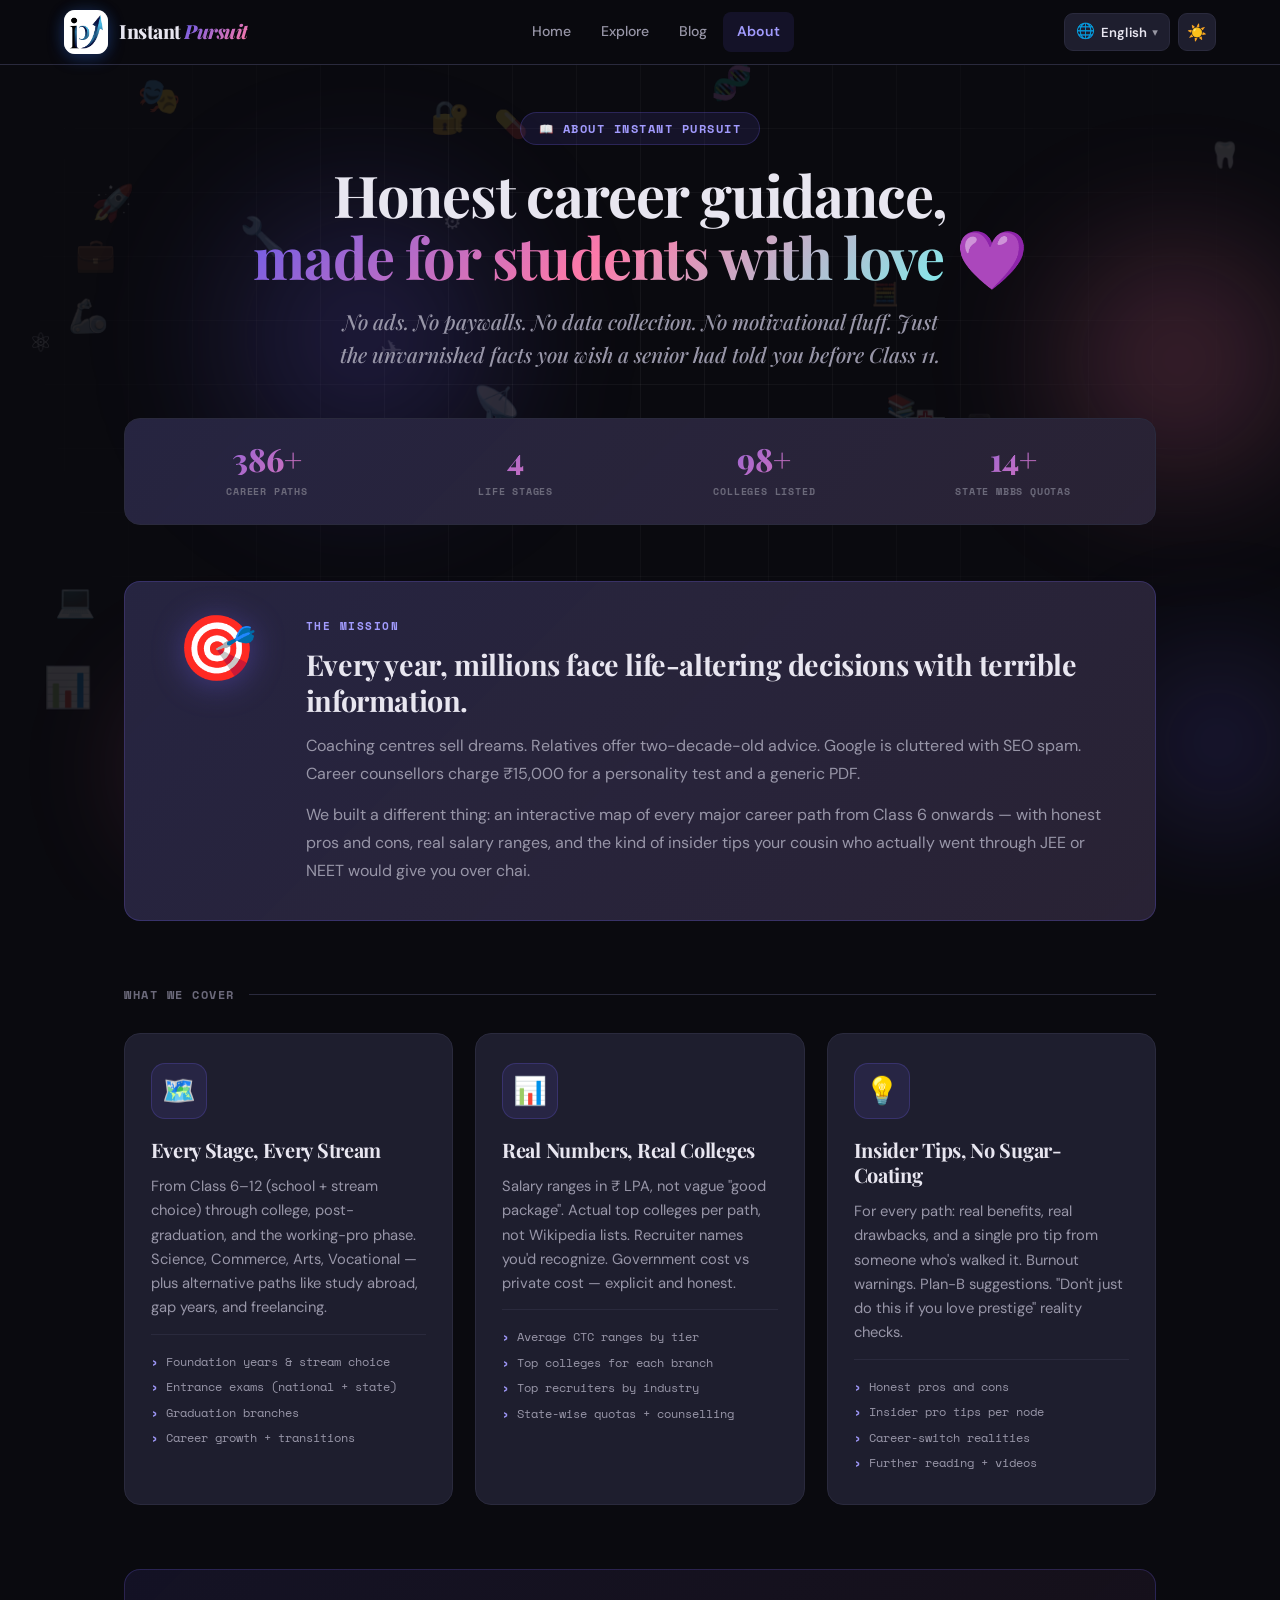
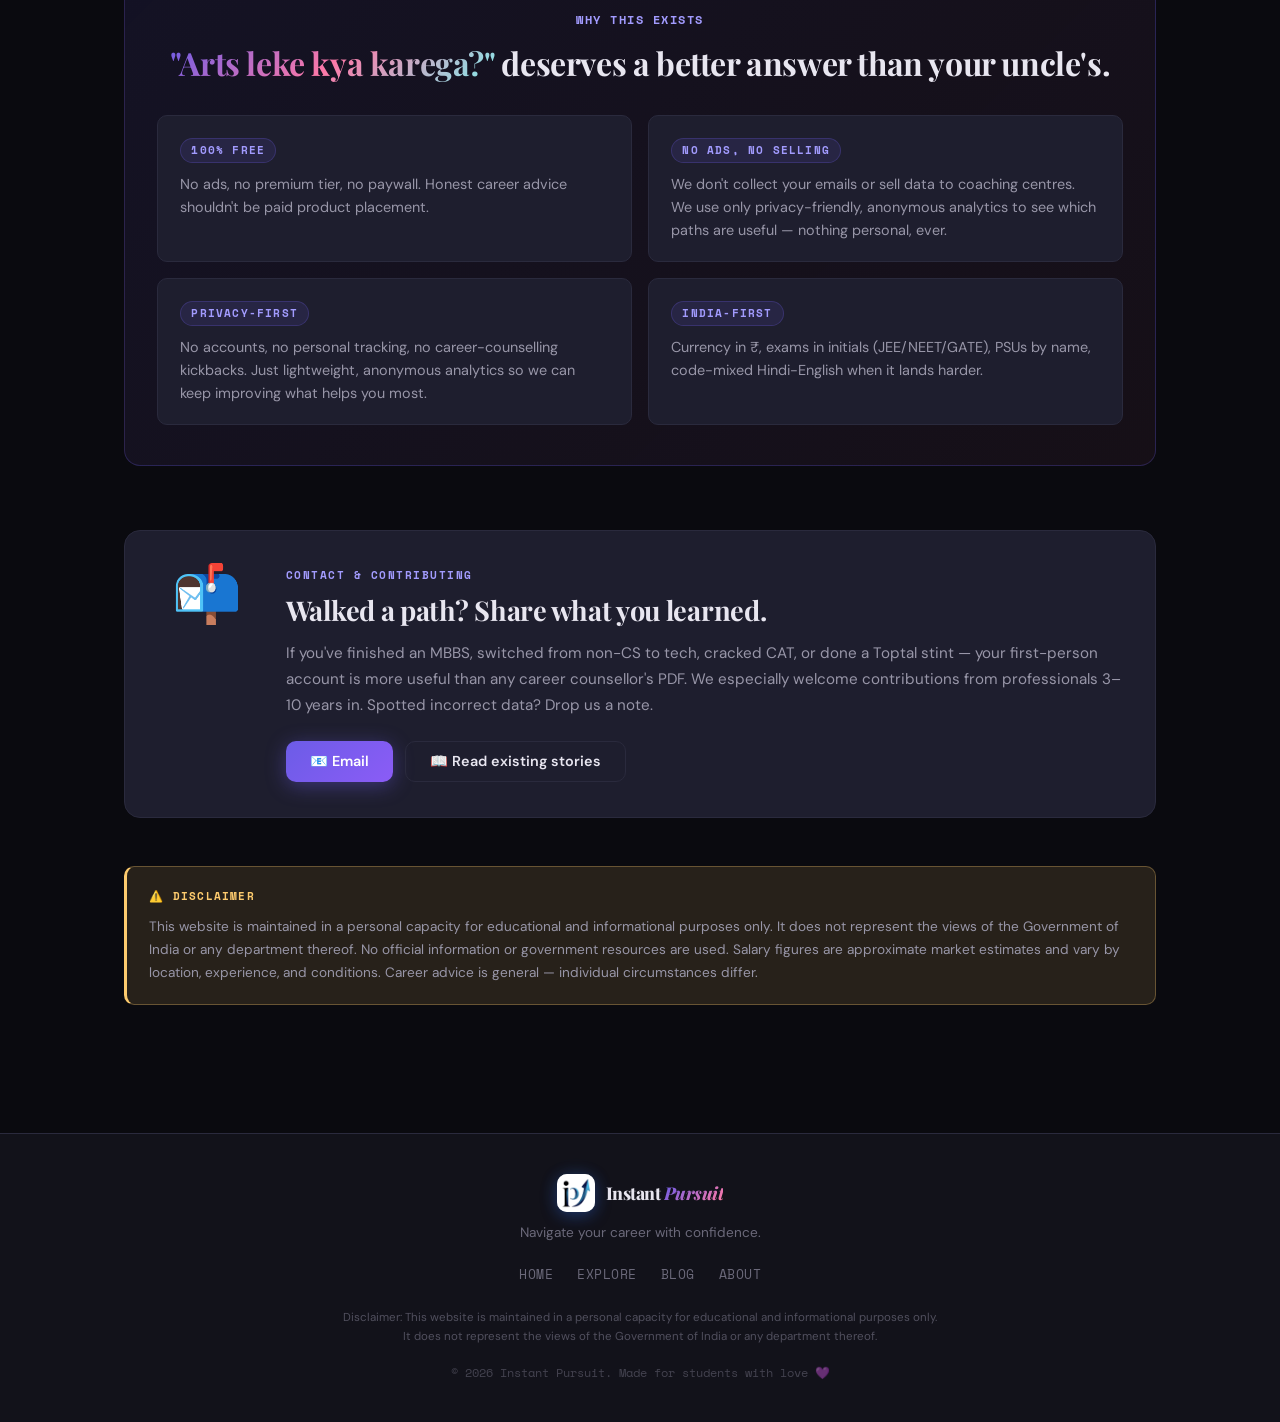
<file: about.html>
<!DOCTYPE html>
<html lang="en">
<head>
<meta charset="UTF-8">
<meta name="viewport" content="width=device-width, initial-scale=1.0">
<!-- Google tag (gtag.js) -->
<script async src="https://www.googletagmanager.com/gtag/js?id=G-HKYHX1TDZP"></script>
<script>
  window.dataLayer = window.dataLayer || [];
  function gtag(){dataLayer.push(arguments);}
  gtag('js', new Date());
  gtag('config', 'G-HKYHX1TDZP');
</script>
<title>About — Instant Pursuit</title>
<link rel="icon" type="image/png" href="assets/logo.png">
<link rel="preconnect" href="https://fonts.googleapis.com">
<link rel="preconnect" href="https://fonts.gstatic.com" crossorigin>
<link href="https://fonts.googleapis.com/css2?family=Playfair+Display:wght@600;700;800;900&family=DM+Sans:wght@400;500;600;700&family=Space+Mono:wght@400;700&display=swap" rel="stylesheet">
<script>window.IPV=(new Date()).toISOString().slice(0,10).replace(/-/g,"");</script>
<script>document.write('<link rel="stylesheet" href="styles.css?v='+IPV+'">');</script>
<script>document.documentElement.setAttribute('data-theme',localStorage.getItem('ip-theme')||'dark')</script>
<script>document.write('<scr'+'ipt src="data.js?v='+IPV+'"></scr'+'ipt>');</script>
</head>
<body>
<script>document.write('<scr'+'ipt src="bg.js?v='+IPV+'"></scr'+'ipt>');</script>
<script>document.write('<scr'+'ipt src="side-graphics.js?v='+IPV+'"></scr'+'ipt>');</script>

<main style="padding-top:64px">
<section class="ip-section" style="max-width:1080px">

  <!-- Hero / Manifesto -->
  <div class="about-hero">
    <div class="ip-eyebrow">📖 ABOUT INSTANT PURSUIT</div>
    <h1>
      Honest career guidance,<br>
      <span class="ip-grad-text">made for students with love</span> 💜
    </h1>
    <p class="about-lede">No ads. No paywalls. No data collection. No motivational fluff. Just the unvarnished facts you wish a senior had told you before Class 11.</p>
  </div>

  <!-- Stat strip -->
  <div class="about-stats">
    <div class="about-stat"><div class="num" id="about-paths">128+</div><div class="lbl">Career Paths</div></div>
    <div class="about-stat"><div class="num">4</div><div class="lbl">Life Stages</div></div>
    <div class="about-stat"><div class="num">100+</div><div class="lbl">Colleges Listed</div></div>
    <div class="about-stat"><div class="num">14+</div><div class="lbl">State MBBS Quotas</div></div>
  </div>

  <!-- Mission split -->
  <div class="about-mission">
    <div class="about-mission-mark">🎯</div>
    <div>
      <div class="about-mission-eyebrow">THE MISSION</div>
      <h2 class="about-h2">Every year, millions face life-altering decisions with terrible information.</h2>
      <p class="about-mission-body">Coaching centres sell dreams. Relatives offer two-decade-old advice. Google is cluttered with SEO spam. Career counsellors charge ₹15,000 for a personality test and a generic PDF.</p>
      <p class="about-mission-body">We built a different thing: an interactive map of every major career path from Class 6 onwards — with honest pros and cons, real salary ranges, and the kind of insider tips your cousin who actually went through JEE or NEET would give you over chai.</p>
    </div>
  </div>

  <!-- Pillars -->
  <div class="section-eyebrow"><span>WHAT WE COVER</span></div>
  <div class="pillar-grid">
    <div class="pillar">
      <div class="pillar-icon">🗺️</div>
      <h3>Every Stage, Every Stream</h3>
      <p>From Class 6–12 (school + stream choice) through college, post-graduation, and the working-pro phase. Science, Commerce, Arts, Vocational — plus alternative paths like study abroad, gap years, and freelancing.</p>
      <ul class="pillar-list">
        <li>Foundation years &amp; stream choice</li>
        <li>Entrance exams (national + state)</li>
        <li>Graduation branches</li>
        <li>Career growth + transitions</li>
      </ul>
    </div>

    <div class="pillar">
      <div class="pillar-icon">📊</div>
      <h3>Real Numbers, Real Colleges</h3>
      <p>Salary ranges in ₹ LPA, not vague "good package". Actual top colleges per path, not Wikipedia lists. Recruiter names you'd recognize. Government cost vs private cost — explicit and honest.</p>
      <ul class="pillar-list">
        <li>Average CTC ranges by tier</li>
        <li>Top colleges for each branch</li>
        <li>Top recruiters by industry</li>
        <li>State-wise quotas + counselling</li>
      </ul>
    </div>

    <div class="pillar">
      <div class="pillar-icon">💡</div>
      <h3>Insider Tips, No Sugar-Coating</h3>
      <p>For every path: real benefits, real drawbacks, and a single pro tip from someone who's walked it. Burnout warnings. Plan-B suggestions. "Don't just do this if you love prestige" reality checks.</p>
      <ul class="pillar-list">
        <li>Honest pros and cons</li>
        <li>Insider pro tips per node</li>
        <li>Career-switch realities</li>
        <li>Further reading + videos</li>
      </ul>
    </div>
  </div>

  <!-- Why exists / values band -->
  <div class="values-band">
    <div class="values-eyebrow">WHY THIS EXISTS</div>
    <h2 class="values-h">
      <span class="ip-grad-text">"Arts leke kya karega?"</span> deserves a better answer than your uncle's.
    </h2>
    <div class="values-grid">
      <div class="value-card">
        <div class="value-tag">100% FREE</div>
        <p>No ads, no premium tier, no paywall. Honest career advice shouldn't be paid product placement.</p>
      </div>
      <div class="value-card">
        <div class="value-tag">NO ADS, NO SELLING</div>
        <p>We don't collect your emails or sell data to coaching centres. We use only privacy-friendly, anonymous analytics to see which paths are useful — nothing personal, ever.</p>
      </div>
      <div class="value-card">
        <div class="value-tag">PRIVACY-FIRST</div>
        <p>No accounts, no personal tracking, no career-counselling kickbacks. Just lightweight, anonymous analytics so we can keep improving what helps you most.</p>
      </div>
      <div class="value-card">
        <div class="value-tag">INDIA-FIRST</div>
        <p>Currency in ₹, exams in initials (JEE/NEET/GATE), PSUs by name, code-mixed Hindi-English when it lands harder.</p>
      </div>
    </div>
  </div>

  <!-- Contact / Contributing -->
  <div class="contrib-card">
    <div class="contrib-icon">📬</div>
    <div class="contrib-body">
      <div class="contrib-eyebrow">CONTACT &amp; CONTRIBUTING</div>
      <h3 class="contrib-h">Walked a path? Share what you learned.</h3>
      <p>If you've finished an MBBS, switched from non-CS to tech, cracked CAT, or done a Toptal stint — your first-person account is more useful than any career counsellor's PDF. We especially welcome contributions from professionals 3–10 years in. Spotted incorrect data? Drop us a note.</p>
      <div class="contrib-actions">
        <a href="#" class="ip-btn ip-btn-primary" onclick="window.location.href='mailto:'+['instantpursuit','gmail.com'].join('@');return false;">📧 Email</a>
        <a href="blog.html" class="ip-btn ip-btn-outline">📖 Read existing stories</a>
      </div>
    </div>
  </div>

  <!-- Disclaimer -->
  <div class="disclaimer">
    <div class="disclaimer-eyebrow">⚠️ DISCLAIMER</div>
    <p>This website is maintained in a personal capacity for educational and informational purposes only. It does not represent the views of the Government of India or any department thereof. No official information or government resources are used. Salary figures are approximate market estimates and vary by location, experience, and conditions. Career advice is general — individual circumstances differ.</p>
  </div>

</section>
</main>

<style>
/* ── About page ── */
.about-hero{
  text-align:center;max-width:780px;margin:0 auto 3rem;
  animation:fadeUp .5s ease both;
}
.about-hero .ip-eyebrow{margin-bottom:18px}
.about-hero h1{
  font-family:var(--font-display);font-weight:700;
  font-size:clamp(2.3rem,5.5vw,3.6rem);
  line-height:1.08;letter-spacing:-1.2px;margin-bottom:18px;
}
.about-lede{
  font-family:var(--font-display);font-style:italic;font-weight:500;
  font-size:clamp(1.05rem,2vw,1.3rem);
  color:var(--text2);line-height:1.55;
  max-width:620px;margin:0 auto;
}

/* Stat strip */
.about-stats{
  display:grid;grid-template-columns:repeat(4,1fr);gap:1rem;
  padding:1.5rem 1.6rem;
  background:var(--surface);
  border:1px solid var(--border);
  border-radius:var(--radius-lg);
  margin-bottom:3.5rem;
  position:relative;z-index:1;
  background-image:var(--grad-callout);
  animation:fadeUp .5s ease .1s both;
}
.about-stat{text-align:center}
.about-stat .num{
  font-family:var(--font-display);font-weight:800;
  font-size:clamp(1.6rem,2.6vw,2rem);line-height:1;
  color:var(--accent);
  background:var(--grad-brand);
  -webkit-background-clip:text;background-clip:text;
}
@supports ((-webkit-background-clip:text) or (background-clip:text)){
  .about-stat .num{ -webkit-text-fill-color:transparent;color:transparent; }
}
.about-stat .lbl{
  font-family:var(--font-mono);font-size:.65rem;font-weight:700;
  letter-spacing:.8px;text-transform:uppercase;
  color:var(--text3);margin-top:8px;
}

/* Mission split */
.about-mission{
  display:grid;grid-template-columns:120px 1fr;gap:1.8rem;align-items:flex-start;
  background:var(--surface);
  border:1px solid var(--accent-med);
  background-image:var(--grad-callout);
  border-radius:var(--radius-lg);
  padding:2.2rem 2rem;
  margin-bottom:4rem;
  animation:fadeUp .5s ease .15s both;
}
.about-mission-mark{
  font-size:4rem;line-height:1;text-align:center;
  filter:drop-shadow(0 4px 16px rgba(108,92,231,.4));
}
.about-mission-eyebrow{
  font-family:var(--font-mono);font-size:.7rem;font-weight:700;
  letter-spacing:1.5px;text-transform:uppercase;
  color:var(--accent2);margin-bottom:10px;
}
.about-h2{
  font-family:var(--font-display);font-weight:700;
  font-size:clamp(1.4rem,2.6vw,1.8rem);
  line-height:1.25;letter-spacing:-.4px;
  margin-bottom:14px;color:var(--text);
}
.about-mission-body{
  color:var(--text2);font-size:1rem;line-height:1.75;
  margin-bottom:.85rem;
}
.about-mission-body:last-child{margin-bottom:0}

/* Section eyebrow divider */
.section-eyebrow{
  display:flex;align-items:center;gap:14px;
  margin:0 0 1.8rem;
}
.section-eyebrow::after{content:"";flex:1;height:1px;background:var(--border)}
.section-eyebrow span{
  font-family:var(--font-mono);font-size:.72rem;font-weight:700;
  letter-spacing:1.5px;text-transform:uppercase;
  color:var(--text3);
}

/* Pillar grid */
.pillar-grid{
  display:grid;grid-template-columns:repeat(3,1fr);gap:1.4rem;
  margin-bottom:4rem;
}
.pillar{
  background:var(--surface);
  border:1px solid var(--border);
  border-radius:var(--radius-lg);
  padding:1.8rem 1.6rem;
  transition:border-color .25s,transform .25s,box-shadow .25s;
  animation:fadeUp .5s ease both;
}
.pillar:nth-child(1){animation-delay:.05s}
.pillar:nth-child(2){animation-delay:.12s}
.pillar:nth-child(3){animation-delay:.19s}
.pillar:hover{border-color:var(--accent);transform:translateY(-3px);box-shadow:var(--shadow-glow)}
.pillar-icon{
  width:56px;height:56px;border-radius:14px;
  background:var(--accent-soft);border:1px solid var(--accent-med);
  display:flex;align-items:center;justify-content:center;
  font-size:1.7rem;line-height:1;margin-bottom:18px;
}
.pillar h3{
  font-family:var(--font-display);font-weight:700;
  font-size:1.25rem;line-height:1.25;letter-spacing:-.3px;
  margin-bottom:12px;color:var(--text);
}
.pillar p{
  color:var(--text2);font-size:.92rem;line-height:1.65;
  margin-bottom:14px;
}
.pillar-list{list-style:none;padding:0;border-top:1px solid var(--border);padding-top:14px}
.pillar-list li{
  font-family:var(--font-mono);font-size:.78rem;
  color:var(--text2);padding:4px 0;line-height:1.4;
}
.pillar-list li::before{content:"›";color:var(--accent2);margin-right:8px;font-weight:700}

/* Values band */
.values-band{
  background:linear-gradient(135deg, rgba(108,92,231,0.10), rgba(253,121,168,0.05));
  border:1px solid var(--accent-med);
  border-radius:var(--radius-lg);
  padding:2.5rem 2rem;margin-bottom:4rem;
  animation:fadeUp .5s ease both;
}
.values-eyebrow{
  font-family:var(--font-mono);font-size:.72rem;font-weight:700;
  letter-spacing:1.5px;text-transform:uppercase;
  color:var(--accent2);margin-bottom:14px;text-align:center;
}
.values-h{
  font-family:var(--font-display);font-weight:700;
  font-size:clamp(1.4rem,3vw,2rem);
  line-height:1.25;letter-spacing:-.4px;text-align:center;
  margin-bottom:2rem;
}
.values-grid{
  display:grid;grid-template-columns:repeat(2,1fr);gap:1rem;
}
.value-card{
  background:var(--surface);
  border:1px solid var(--border);
  border-radius:var(--radius);
  padding:1.2rem 1.4rem;
  transition:border-color .2s,transform .2s;
}
.value-card:hover{border-color:var(--accent);transform:translateY(-2px)}
.value-tag{
  display:inline-block;
  font-family:var(--font-mono);font-size:.66rem;font-weight:700;
  letter-spacing:1.2px;
  padding:3px 10px;border-radius:20px;
  background:var(--accent-soft);color:var(--accent2);
  border:1px solid var(--accent-med);
  margin-bottom:10px;
}
.value-card p{color:var(--text2);font-size:.9rem;line-height:1.6}

/* Contributing card */
.contrib-card{
  display:grid;grid-template-columns:100px 1fr;gap:1.8rem;align-items:flex-start;
  background:var(--surface);
  border:1px solid var(--border);
  border-radius:var(--radius-lg);
  padding:2.2rem 2rem;margin-bottom:3rem;
  animation:fadeUp .5s ease both;
}
.contrib-icon{
  font-size:3.5rem;line-height:1;text-align:center;
}
.contrib-eyebrow{
  font-family:var(--font-mono);font-size:.7rem;font-weight:700;
  letter-spacing:1.5px;text-transform:uppercase;
  color:var(--accent2);margin-bottom:8px;
}
.contrib-h{
  font-family:var(--font-display);font-weight:700;
  font-size:clamp(1.3rem,2.4vw,1.7rem);
  line-height:1.25;letter-spacing:-.3px;
  margin-bottom:14px;color:var(--text);
}
.contrib-card p{color:var(--text2);font-size:.95rem;line-height:1.7;margin-bottom:1.4rem}
.contrib-actions{display:flex;gap:12px;flex-wrap:wrap}

/* Disclaimer */
.disclaimer{
  background:var(--orange-soft);
  border:1px solid rgba(253,203,110,.3);
  border-left:3px solid var(--orange);
  border-radius:var(--radius);
  padding:1.2rem 1.4rem;
  margin-bottom:1rem;
}
.disclaimer-eyebrow{
  font-family:var(--font-mono);font-size:.7rem;font-weight:700;
  letter-spacing:1.2px;text-transform:uppercase;
  color:var(--orange);margin-bottom:10px;
}
.disclaimer p{
  color:var(--text2);font-size:.85rem;line-height:1.7;
}

@media(max-width:880px){
  .about-stats{grid-template-columns:repeat(2,1fr)}
  .about-mission{grid-template-columns:1fr;gap:1.2rem;text-align:center}
  .about-mission-mark{text-align:center}
  .pillar-grid{grid-template-columns:1fr}
  .values-grid{grid-template-columns:1fr}
  .contrib-card{grid-template-columns:1fr;text-align:center;gap:1.2rem}
}
@media(max-width:520px){
  .about-stats{grid-template-columns:repeat(2,1fr)}
}
</style>

<script>initPage();</script>
<script>
// Sync the "Career Paths" stat with the live career data (same value as Home & Explore)
(function(){var el=document.getElementById('about-paths');if(el&&typeof careerPathsLabel==='function')el.textContent=careerPathsLabel();})();
// Count-up the stat strip on first view (cost falls 100→0 fast; the rest rise from 0)
(function(){var strip=document.querySelector('.about-stats');if(strip&&typeof ipAnimateStats==='function')ipAnimateStats(strip, strip.querySelectorAll('.num'));})();
</script>
</body>
</html>
</file>
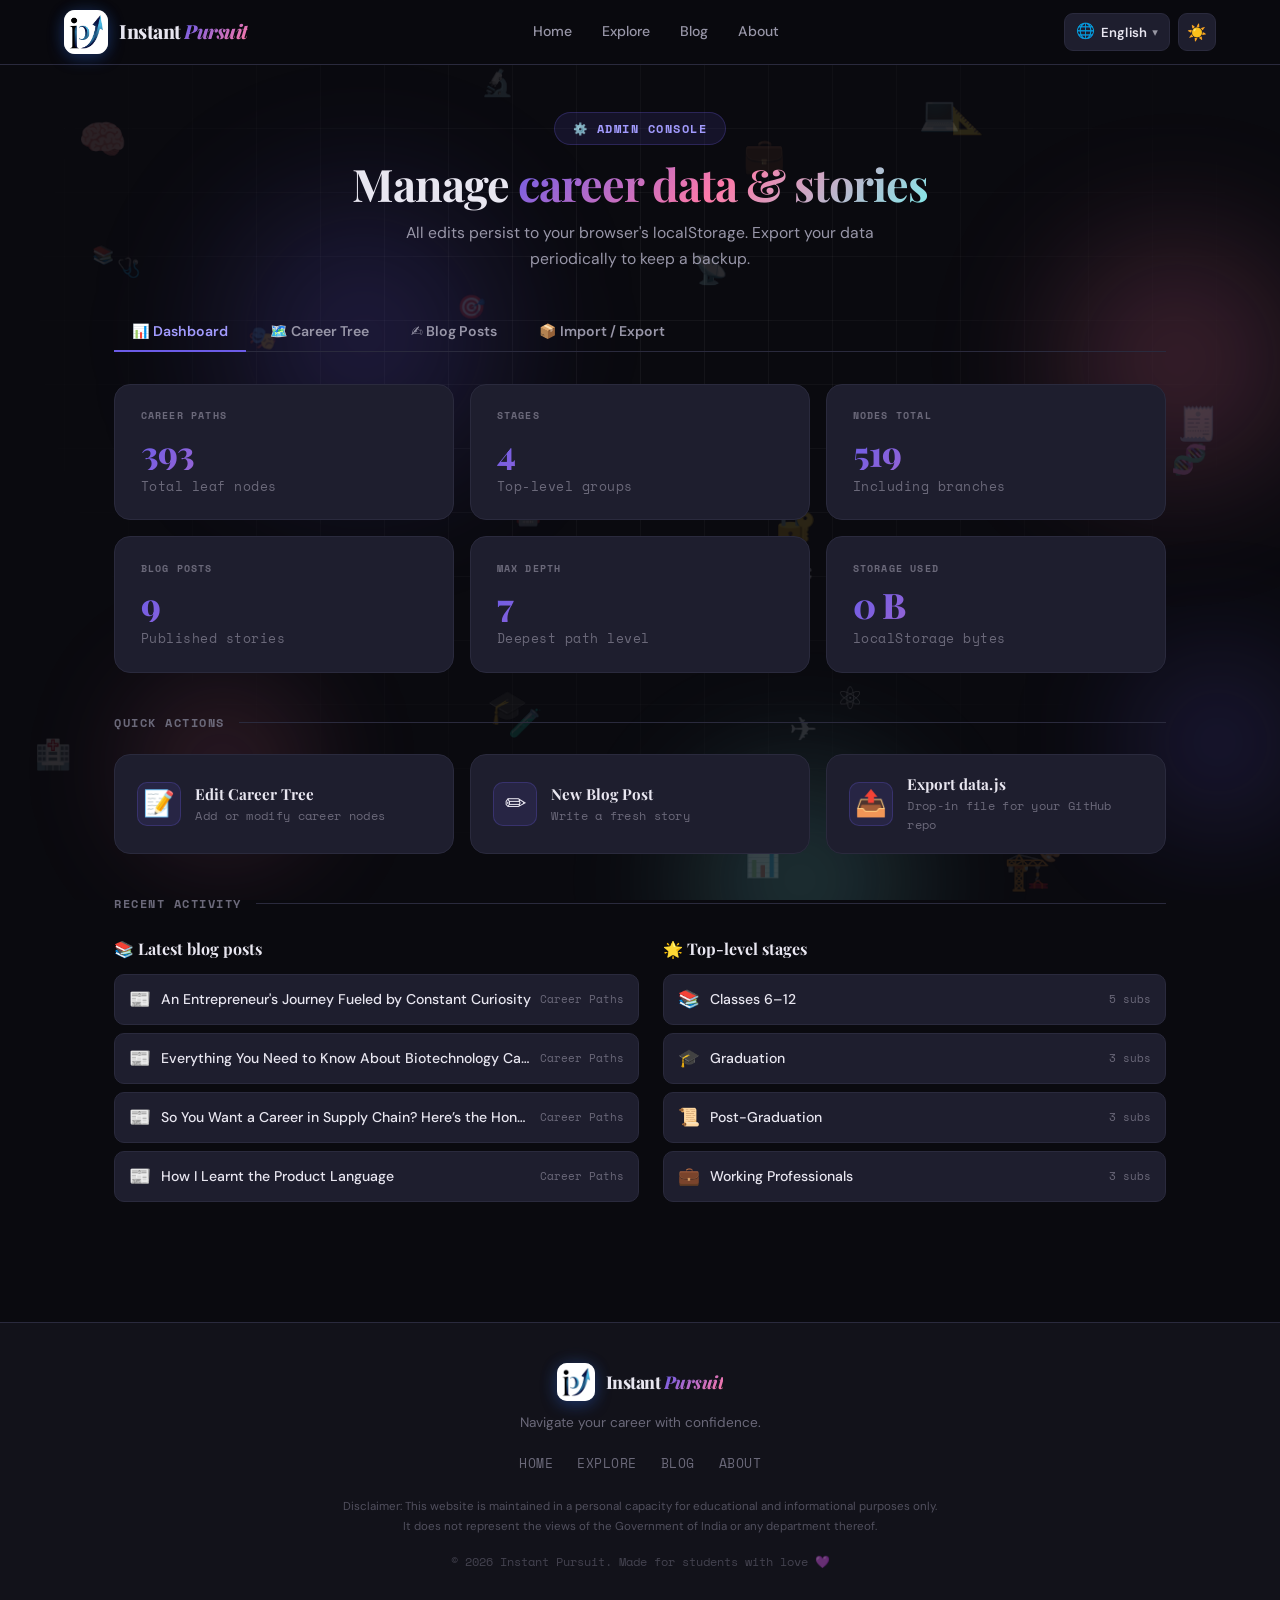
<file: admin-tool.html>
<!DOCTYPE html>
<html lang="en">
<head>
<meta charset="UTF-8">
<meta name="viewport" content="width=device-width, initial-scale=1.0">
<title>Admin — Instant Pursuit</title>
<link rel="icon" type="image/png" href="assets/logo.png">
<link rel="preconnect" href="https://fonts.googleapis.com">
<link rel="preconnect" href="https://fonts.gstatic.com" crossorigin>
<link href="https://fonts.googleapis.com/css2?family=Playfair+Display:wght@600;700;800;900&family=DM+Sans:wght@400;500;600;700&family=Space+Mono:wght@400;700&display=swap" rel="stylesheet">
<script>window.IPV=(new Date()).toISOString().slice(0,10).replace(/-/g,"");</script>
<script>document.write('<link rel="stylesheet" href="styles.css?v='+IPV+'">');</script>
<script>document.documentElement.setAttribute('data-theme',localStorage.getItem('ip-theme')||'dark')</script>
<!-- data.js MUST load before our inline script so DEFAULT_* are available on first render -->
<script>document.write('<scr'+'ipt src="data.js?v='+IPV+'"></scr'+'ipt>');</script>
</head>
<body>
<script>document.write('<scr'+'ipt src="bg.js?v='+IPV+'"></scr'+'ipt>');</script>

<main style="padding-top:64px;position:relative;z-index:1">
<section class="ip-section" style="max-width:1100px">

  <!-- Admin hero -->
  <div class="admin-hero">
    <div class="ip-eyebrow" style="margin-bottom:14px">⚙️ ADMIN CONSOLE</div>
    <h1>Manage <span class="ip-grad-text">career data &amp; stories</span></h1>
    <p>All edits persist to your browser's localStorage. Export your data periodically to keep a backup.</p>
  </div>

  <div id="msg" class="adm-msg"></div>

  <!-- Tabs -->
  <div class="adm-tabs">
    <button class="adm-tab active" data-tab="dashboard">📊 Dashboard</button>
    <button class="adm-tab" data-tab="career">🗺️ Career Tree</button>
    <button class="adm-tab" data-tab="blog">✍️ Blog Posts</button>
    <button class="adm-tab" data-tab="export">📦 Import / Export</button>
  </div>

  <!-- DASHBOARD -->
  <div id="panel-dashboard" class="adm-panel active">
    <div class="adm-dash-grid">
      <div class="adm-stat-card">
        <div class="adm-stat-eyebrow">CAREER PATHS</div>
        <div class="adm-stat-num" id="stat-paths">—</div>
        <div class="adm-stat-sub">Total leaf nodes</div>
      </div>
      <div class="adm-stat-card">
        <div class="adm-stat-eyebrow">STAGES</div>
        <div class="adm-stat-num" id="stat-stages">—</div>
        <div class="adm-stat-sub">Top-level groups</div>
      </div>
      <div class="adm-stat-card">
        <div class="adm-stat-eyebrow">NODES TOTAL</div>
        <div class="adm-stat-num" id="stat-nodes">—</div>
        <div class="adm-stat-sub">Including branches</div>
      </div>
      <div class="adm-stat-card">
        <div class="adm-stat-eyebrow">BLOG POSTS</div>
        <div class="adm-stat-num" id="stat-blogs">—</div>
        <div class="adm-stat-sub">Published stories</div>
      </div>
      <div class="adm-stat-card">
        <div class="adm-stat-eyebrow">MAX DEPTH</div>
        <div class="adm-stat-num" id="stat-depth">—</div>
        <div class="adm-stat-sub">Deepest path level</div>
      </div>
      <div class="adm-stat-card">
        <div class="adm-stat-eyebrow">STORAGE USED</div>
        <div class="adm-stat-num" id="stat-storage">—</div>
        <div class="adm-stat-sub">localStorage bytes</div>
      </div>
    </div>

    <div class="adm-section-eyebrow"><span>Quick Actions</span></div>
    <div class="adm-quick-grid">
      <button class="adm-quick" onclick="switchTab('career')">
        <div class="adm-quick-icon">📝</div>
        <div><div class="adm-quick-h">Edit Career Tree</div><div class="adm-quick-sub">Add or modify career nodes</div></div>
      </button>
      <button class="adm-quick" onclick="switchTab('blog');showAddBlogForm()">
        <div class="adm-quick-icon">✏️</div>
        <div><div class="adm-quick-h">New Blog Post</div><div class="adm-quick-sub">Write a fresh story</div></div>
      </button>
      <button class="adm-quick" onclick="switchTab('export');setTimeout(exportDataJs,200)">
        <div class="adm-quick-icon">📤</div>
        <div><div class="adm-quick-h">Export data.js</div><div class="adm-quick-sub">Drop-in file for your GitHub repo</div></div>
      </button>
    </div>

    <div class="adm-section-eyebrow"><span>Recent Activity</span></div>
    <div class="adm-recent-grid">
      <div class="adm-recent-col">
        <h4>📚 Latest blog posts</h4>
        <div id="recent-blogs"></div>
      </div>
      <div class="adm-recent-col">
        <h4>🌟 Top-level stages</h4>
        <div id="recent-stages"></div>
      </div>
    </div>
  </div>

  <!-- CAREER -->
  <div id="panel-career" class="adm-panel">
    <div id="tree-breadcrumb" class="adm-breadcrumb"></div>
    <div id="current-node-bar" class="adm-current-bar" style="display:none">
      <div class="adm-current-l">
        <span class="adm-current-icon" id="current-icon">📁</span>
        <div>
          <div class="adm-current-label" id="current-label"></div>
          <div class="adm-current-meta" id="current-meta"></div>
        </div>
      </div>
      <button class="ip-btn ip-btn-outline" onclick="editCurrentNode()">✏️ Edit This Node</button>
    </div>
    <div class="adm-tree-toolbar">
      <span class="adm-tree-count" id="tree-count"></span>
      <div style="display:flex;gap:8px;flex-wrap:wrap">
        <button class="ip-btn ip-btn-outline" id="copyall-btn" onclick="copyAllChildren()" style="display:none"></button>
        <button class="ip-btn ip-btn-outline" id="pasteall-btn" onclick="pasteAllChildren()" style="display:none"></button>
        <button class="ip-btn ip-btn-outline" id="paste-btn" onclick="pasteNode()" style="display:none"></button>
        <button class="ip-btn ip-btn-outline" id="link-btn" onclick="linkNodeHere()" style="display:none"></button>
        <button class="ip-btn ip-btn-primary" onclick="showAddNodeForm()">+ Add Node</button>
      </div>
    </div>
    <div id="clipboard-bar" class="adm-clip-bar" style="display:none"></div>
    <div id="tree-list" class="adm-tree-list"></div>

    <div id="add-node-form" class="adm-form" style="display:none">
      <h3 id="node-form-title">Add Career Node</h3>
      <div class="adm-row-2">
        <div><label>Key (unique, no spaces)</label><input id="n-key" placeholder="e.g. data_engineering"></div>
        <div><label>Label (display name)</label><input id="n-label" placeholder="e.g. Data Engineering"></div>
      </div>
      <div class="adm-row-2">
        <div><label>Icon (emoji)</label><input id="n-icon" placeholder="📊" maxlength="6"></div>
        <div><label>Average CTC</label><input id="n-ctc" placeholder="₹10–25 LPA"></div>
      </div>
      <div class="adm-row-2">
        <div><label>State (for state-level exams)</label><input id="n-state" placeholder="Maharashtra"></div>
        <div><label>Council / Authority</label><input id="n-council" placeholder="CET Cell Maharashtra"></div>
      </div>
      <label>Description (one-line — shown in card)</label>
      <input id="n-desc" placeholder="Short context shown on the card and breadcrumb">
      <label>Detail (full paragraph — shown in info panel)</label>
      <textarea id="n-detail" rows="4" placeholder="A detailed paragraph about this career path…"></textarea>
      <label>Pro Tip (one insider line)</label>
      <input id="n-tip" placeholder="One actionable tip">
      <div class="adm-row-2">
        <div><label>Benefits (comma-separated)</label><input id="n-benefits" placeholder="High demand, Good pay, Remote OK"></div>
        <div><label>Drawbacks (comma-separated)</label><input id="n-drawbacks" placeholder="Competitive, Burnout risk"></div>
      </div>
      <div class="adm-row-2">
        <div><label>Top Colleges</label><input id="n-colleges" placeholder="IIT Bombay, IIT Delhi, BITS Pilani"></div>
        <div><label>Top Recruiters</label><input id="n-recruiters" placeholder="Google, Microsoft, Amazon"></div>
      </div>
      <label>Further Viewing Links <span class="adm-hint">(one per line · Title | URL)</span></label>
      <textarea id="n-links" rows="3" placeholder="JEE Roadmap | https://youtube.com/watch?v=xyz&#10;CS Career Guide | https://example.com/guide"></textarea>
      <div class="adm-actions">
        <button class="ip-btn ip-btn-primary" onclick="saveNode()">💾 Save Node</button>
        <button class="ip-btn ip-btn-outline" onclick="cancelNodeForm()">Cancel</button>
      </div>
    </div>
  </div>

  <!-- BLOG -->
  <div id="panel-blog" class="adm-panel">
    <div id="blog-sync-bar" class="adm-sync-bar" style="display:none">
      <div>
        <strong>New posts available in <code style="font-family:var(--font-mono);color:var(--accent2)">data.js</code></strong>
        <div class="adm-sync-bar-sub" id="blog-sync-detail"></div>
      </div>
      <div style="display:flex;gap:8px;flex-shrink:0">
        <button class="ip-btn ip-btn-primary" onclick="syncBlogFromDefaults()">⬇️ Pull from site</button>
        <button class="ip-btn ip-btn-outline" onclick="document.getElementById('blog-sync-bar').style.display='none'">Ignore</button>
      </div>
    </div>
    <div class="adm-tree-toolbar">
      <span class="adm-tree-count" id="blog-count"></span>
      <button class="ip-btn ip-btn-primary" onclick="showAddBlogForm()">+ Add Blog Post</button>
    </div>
    <div id="blog-list"></div>

    <div id="add-blog-form" class="adm-form" style="display:none">
      <h3 id="blog-form-title">Add Blog Post</h3>
      <label>Title</label>
      <input id="b-title" placeholder="Post title">
      <div class="adm-row-2">
        <div><label>Author</label><input id="b-author" placeholder="Author name"></div>
        <div><label>Author Initials (avatar)</label><input id="b-avatar" placeholder="AK" maxlength="3"></div>
      </div>
      <label>Author Profile Link <span class="adm-hint">(optional — makes the byline author name clickable, e.g. LinkedIn)</span></label>
      <input id="b-author-link" placeholder="https://www.linkedin.com/in/...">
      <div class="adm-row-2">
        <div><label>Category</label><input id="b-category" placeholder="Career Paths, Student Stories, Exam Guide…"></div>
        <div><label>Read Time</label><input id="b-readtime" placeholder="5 min"></div>
      </div>
      <label>Excerpt (one-line summary shown on card)</label>
      <input id="b-excerpt" placeholder="One-line summary shown on card">
      <label>Tags (comma-separated)</label>
      <input id="b-tags" placeholder="Engineering, Career Choice, Personal Story">
      <label>Cover Image <span class="adm-hint">(URL or upload — shown at top of post)</span></label>
      <div class="adm-img-uploader">
        <input id="b-cover" placeholder="https://images.unsplash.com/... or upload below" oninput="refreshCoverPreview()">
        <div class="adm-img-actions">
          <input type="file" id="b-cover-file" accept="image/*" hidden onchange="uploadCoverImage(this)">
          <button type="button" class="ip-btn ip-btn-outline" onclick="document.getElementById('b-cover-file').click()">📤 Upload</button>
          <button type="button" class="ip-btn ip-btn-outline" onclick="document.getElementById('b-cover').value='';refreshCoverPreview()">Clear</button>
        </div>
        <div id="b-cover-preview" class="adm-img-preview" style="display:none">
          <img id="b-cover-preview-img" alt="cover preview">
        </div>
      </div>
      <div class="adm-row-2">
        <div><label>Interviewee / Featured Person Name <span class="adm-hint">(optional)</span></label><input id="b-li-name" placeholder="e.g. Pavan Dola"></div>
        <div><label>LinkedIn Profile URL <span class="adm-hint">(optional — shown as chip)</span></label><input id="b-linkedin" placeholder="https://linkedin.com/in/..."></div>
      </div>
      <label style="display:flex;align-items:center;gap:10px;margin-top:14px;cursor:pointer;text-transform:none;letter-spacing:0;font-family:var(--font-body);font-size:.9rem;color:var(--text)">
        <input type="checkbox" id="b-featured" style="width:auto;cursor:pointer">
        <span>⭐ Feature this post on the blog homepage <span class="adm-hint">(only one post can be featured — newest featured wins)</span></span>
      </label>
      <label>Content <span class="adm-hint">(double newlines = paragraphs · <code style="font-family:var(--font-mono);color:var(--accent2)">## </code>= big subheading · <code style="font-family:var(--font-mono);color:var(--accent2)">### </code>= small subheading · <code style="font-family:var(--font-mono);color:var(--accent2)">[image:N]</code> = inline image)</span></label>
      <div style="display:flex;gap:6px;flex-wrap:wrap;margin:0 0 6px">
        <button type="button" class="adm-content-tool" onclick="insertSubheading(2)" title="Insert H2 subheading">📌 H2</button>
        <button type="button" class="adm-content-tool" onclick="insertSubheading(3)" title="Insert H3 subheading">📌 H3</button>
        <button type="button" class="adm-content-tool" onclick="insertParaBreak()" title="Insert paragraph break at cursor">¶ Para</button>
      </div>
      <textarea id="b-content" rows="12" placeholder="Full blog post content…&#10;&#10;## Use a big subheading like this&#10;&#10;Paragraph text under it.&#10;&#10;### Smaller subheading&#10;&#10;More content. Paste [image:1] on its own line to place an uploaded image."></textarea>
      <label>Mid-Blog Images <span class="adm-hint">(upload, then click 📋 to insert the marker into content at your cursor)</span></label>
      <div id="b-images-list" class="adm-images-list"></div>
      <div style="margin-top:8px">
        <input type="file" id="b-img-file" accept="image/*" hidden onchange="addBlogImage(this)">
        <button type="button" class="ip-btn ip-btn-outline" onclick="document.getElementById('b-img-file').click()">📤 Add Mid-Blog Image</button>
      </div>
      <label>Further Reads <span class="adm-hint">(one per line · Title | URL)</span></label>
      <textarea id="b-reads" rows="3" placeholder="NEET vs JEE Comparison | https://youtube.com/...&#10;NTA Official | https://jeemain.nta.nic.in"></textarea>
      <input type="hidden" id="b-edit-id" value="">
      <div class="adm-actions">
        <button class="ip-btn ip-btn-primary" onclick="saveBlog()">💾 Save Post</button>
        <button class="ip-btn ip-btn-outline" onclick="cancelBlogForm()">Cancel</button>
      </div>
    </div>
  </div>

  <!-- EXPORT -->
  <div id="panel-export" class="adm-panel">
    <div class="adm-card">
      <div class="adm-card-h">📤 Export Data</div>
      <p class="adm-card-p"><strong style="color:var(--accent2)">data.js</strong> is the format your site actually uses — drop it into your GitHub repo to deploy your changes. JSON exports are for backup only.</p>
      <div class="adm-actions">
        <button class="ip-btn ip-btn-primary" onclick="exportDataJs()">⭐ Export data.js (full site file)</button>
        <button class="ip-btn ip-btn-outline" onclick="exportCareer()">Export career.json</button>
        <button class="ip-btn ip-btn-outline" onclick="exportBlog()">Export blogs.json</button>
        <button class="ip-btn ip-btn-outline" onclick="exportAll()">📦 Full snapshot.json</button>
      </div>
    </div>

    <div class="adm-card">
      <div class="adm-card-h">📥 Import Data</div>
      <p class="adm-card-p">Pick the data type (career / blog / full snapshot) <strong>first</strong>, then load a file (<code style="font-family:var(--font-mono);font-size:.85em;color:var(--accent2)">.json</code> or <code style="font-family:var(--font-mono);font-size:.85em;color:var(--accent2)">.js</code>). The full <code style="font-family:var(--font-mono);font-size:.85em">data.js</code> file is auto-parsed — only the relevant export is extracted. <strong style="color:var(--orange)">Import REPLACES existing data.</strong></p>
      <div class="adm-row-2">
        <div>
          <label>Data Type</label>
          <select id="import-type">
            <option value="career">Career Data</option>
            <option value="blog">Blog Data</option>
            <option value="all">Both (from full snapshot)</option>
          </select>
        </div>
        <div>
          <label>Load from file</label>
          <input type="file" id="import-file" accept=".json,.js" onchange="loadFile(this)">
        </div>
      </div>
      <label>JSON</label>
      <textarea id="json-area" rows="10" placeholder="Paste JSON here…" style="font-family:var(--font-mono);font-size:.82rem"></textarea>
      <div class="adm-actions">
        <button class="ip-btn ip-btn-primary" onclick="importData()" style="background:linear-gradient(135deg,#e17055,#d14a2a)">⚠️ Import &amp; Replace</button>
      </div>
    </div>

    <div class="adm-card adm-card-danger">
      <div class="adm-card-h" style="color:var(--red)">🗑️ Reset Data</div>
      <p class="adm-card-p">Clear all custom changes and revert to the defaults baked into the site.</p>
      <div class="adm-actions">
        <button class="ip-btn ip-btn-outline" onclick="resetCareer()" style="border-color:var(--red);color:var(--red)">Reset Career</button>
        <button class="ip-btn ip-btn-outline" onclick="resetBlog()" style="border-color:var(--red);color:var(--red)">Reset Blog</button>
        <button class="ip-btn ip-btn-outline" onclick="resetAll()" style="border-color:var(--red);color:var(--red)">Reset Everything</button>
      </div>
    </div>
  </div>

</section>
</main>

<style>
/* ── Admin styles (uses design-system tokens) ── */
.admin-hero{
  text-align:center;max-width:680px;margin:0 auto 2.5rem;
  animation:fadeUp .5s ease both;
}
.admin-hero h1{
  font-family:var(--font-display);font-weight:700;
  font-size:clamp(2rem,4.5vw,2.8rem);
  letter-spacing:-1px;line-height:1.1;margin-bottom:12px;
}
.admin-hero p{color:var(--text2);font-size:.98rem;line-height:1.65;max-width:520px;margin:0 auto}

.adm-msg{
  padding:12px 16px;border-radius:var(--radius);
  margin-bottom:1.5rem;font-size:.9rem;
  display:none;animation:fadeUp .3s ease;
}
.adm-msg.show{display:block}
.adm-msg.success{background:var(--green-soft);border:1px solid var(--green);color:var(--green)}
.adm-msg.error{background:var(--red-soft);border:1px solid var(--red);color:var(--red)}

/* Tabs */
.adm-tabs{
  display:flex;gap:6px;flex-wrap:wrap;
  margin-bottom:2rem;padding-bottom:0;
  border-bottom:1px solid var(--border);
}
.adm-tab{
  padding:10px 18px;
  background:transparent;border:none;
  font-family:var(--font-body);font-size:.88rem;font-weight:600;
  color:var(--text2);cursor:pointer;
  border-bottom:2px solid transparent;
  margin-bottom:-1px;
  transition:all .2s;
}
.adm-tab:hover{color:var(--text)}
.adm-tab.active{
  color:var(--accent2);
  border-bottom-color:var(--accent);
}

.adm-panel{display:none;animation:fadeUp .4s ease}
.adm-panel.active{display:block}

/* Dashboard */
.adm-dash-grid{
  display:grid;grid-template-columns:repeat(3,1fr);gap:1rem;
  margin-bottom:2.5rem;
}
.adm-stat-card{
  background:var(--surface);
  border:1px solid var(--border);
  border-radius:var(--radius-lg);
  padding:1.4rem 1.6rem;
  transition:border-color .2s;
}
.adm-stat-card:hover{border-color:var(--accent)}
.adm-stat-eyebrow{
  font-family:var(--font-mono);font-size:.65rem;font-weight:700;
  letter-spacing:1.2px;color:var(--text3);
  margin-bottom:10px;
}
.adm-stat-num{
  font-family:var(--font-display);font-weight:800;
  font-size:2.2rem;line-height:1;
  letter-spacing:-1px;
  color:var(--accent);
  background:var(--grad-brand);
  -webkit-background-clip:text;background-clip:text;
}
@supports ((-webkit-background-clip:text) or (background-clip:text)){
  .adm-stat-num{ -webkit-text-fill-color:transparent;color:transparent; }
}
.adm-stat-sub{color:var(--text3);font-size:.8rem;margin-top:6px;font-family:var(--font-mono);letter-spacing:.5px}

.adm-section-eyebrow{display:flex;align-items:center;gap:14px;margin:0 0 1.4rem}
.adm-section-eyebrow::after{content:"";flex:1;height:1px;background:var(--border)}
.adm-section-eyebrow span{
  font-family:var(--font-mono);font-size:.72rem;font-weight:700;
  letter-spacing:1.5px;text-transform:uppercase;color:var(--text3);
}

.adm-quick-grid{display:grid;grid-template-columns:repeat(3,1fr);gap:1rem;margin-bottom:2.5rem}
.adm-quick{
  display:flex;align-items:center;gap:14px;
  background:var(--surface);border:1px solid var(--border);
  border-radius:var(--radius-lg);
  padding:1.2rem 1.4rem;
  cursor:pointer;text-align:left;
  font-family:var(--font-body);color:inherit;
  transition:all .2s;
}
.adm-quick:hover{border-color:var(--accent);background:var(--card-hover);transform:translateY(-2px)}
.adm-quick-icon{
  font-size:1.6rem;line-height:1;
  width:44px;height:44px;border-radius:10px;
  background:var(--accent-soft);border:1px solid var(--accent-med);
  display:flex;align-items:center;justify-content:center;flex-shrink:0;
}
.adm-quick-h{font-weight:700;font-size:.95rem;color:var(--text);font-family:var(--font-display)}
.adm-quick-sub{font-size:.78rem;color:var(--text3);margin-top:2px;font-family:var(--font-mono);letter-spacing:.3px}

.adm-recent-grid{display:grid;grid-template-columns:1fr 1fr;gap:1.5rem}
.adm-recent-col h4{
  font-family:var(--font-display);font-weight:700;font-size:1rem;
  margin-bottom:12px;color:var(--text);
}
.adm-recent-item{
  background:var(--surface);border:1px solid var(--border);
  border-radius:var(--radius);padding:10px 14px;margin-bottom:8px;
  display:flex;align-items:center;justify-content:space-between;
  font-size:.88rem;
}
.adm-recent-item .l{display:flex;align-items:center;gap:10px;min-width:0;flex:1}
.adm-recent-item .l span:first-child{font-size:1.1rem;flex-shrink:0}
.adm-recent-item .l span:last-child{color:var(--text);font-weight:500;overflow:hidden;text-overflow:ellipsis;white-space:nowrap}
.adm-recent-item .r{font-family:var(--font-mono);font-size:.7rem;color:var(--text3);flex-shrink:0;margin-left:8px}

/* Current-node bar (lets you edit the node you've drilled INTO) */
.adm-current-bar{
  display:flex;align-items:center;justify-content:space-between;gap:14px;
  background:var(--surface);
  border:1px solid var(--accent-med);
  background-image:var(--grad-callout);
  border-radius:var(--radius-lg);
  padding:14px 18px;
  margin-bottom:18px;
  animation:fadeUp .3s ease;
}
.adm-current-l{display:flex;align-items:center;gap:14px;min-width:0;flex:1}
.adm-current-icon{
  width:44px;height:44px;border-radius:11px;
  background:var(--bg2);border:1px solid var(--border);
  display:flex;align-items:center;justify-content:center;
  font-size:1.4rem;flex-shrink:0;
}
.adm-current-label{
  font-family:var(--font-display);font-weight:700;
  font-size:1.05rem;color:var(--text);
  margin-bottom:3px;
}
.adm-current-meta{
  font-family:var(--font-mono);font-size:.7rem;
  color:var(--text3);letter-spacing:.4px;
}

/* Tree */
.adm-breadcrumb{
  display:flex;align-items:center;gap:6px;flex-wrap:wrap;
  margin-bottom:1.5rem;
}
.adm-breadcrumb button{
  background:none;border:none;color:var(--accent2);cursor:pointer;
  font-family:var(--font-mono);font-size:.78rem;font-weight:700;
  padding:4px 8px;border-radius:6px;letter-spacing:.5px;
  transition:background .15s;
}
.adm-breadcrumb button:hover{background:var(--accent-soft)}
.adm-breadcrumb .sep{color:var(--text3)}

.adm-tree-toolbar{
  display:flex;align-items:center;justify-content:space-between;gap:12px;
  margin-bottom:14px;
}
.adm-tree-count{font-family:var(--font-mono);font-size:.78rem;color:var(--text3);letter-spacing:.5px}

.adm-tree-list{display:flex;flex-direction:column;gap:8px;margin-bottom:1.5rem}
.adm-tree-item{
  background:var(--surface);border:1px solid var(--border);
  border-radius:var(--radius);padding:12px 16px;
  display:flex;align-items:center;justify-content:space-between;
  gap:12px;transition:all .15s;
}
.adm-tree-item:hover{border-color:var(--accent);background:var(--card-hover)}
.adm-tree-item-l{display:flex;align-items:center;gap:12px;flex:1;min-width:0;cursor:pointer}
.adm-tree-item-icon{
  width:36px;height:36px;border-radius:9px;
  background:var(--bg2);border:1px solid var(--border);
  display:flex;align-items:center;justify-content:center;
  font-size:1.1rem;flex-shrink:0;
}
.adm-tree-item-label{font-weight:600;font-size:.92rem;color:var(--text);overflow:hidden;text-overflow:ellipsis;white-space:nowrap}
.adm-tree-item-meta{font-family:var(--font-mono);font-size:.7rem;color:var(--text3);letter-spacing:.5px}
.adm-tree-item-actions{display:flex;gap:6px;flex-shrink:0}
.adm-clip-bar{
  display:flex;align-items:center;justify-content:space-between;gap:12px;
  padding:10px 16px;margin-bottom:14px;border-radius:var(--radius);
  background:linear-gradient(135deg,rgba(0,184,148,0.14),rgba(108,92,231,0.08));
  border:1px solid rgba(0,184,148,0.3);
  font-size:.85rem;
}
.adm-clip-bar .clip-txt{display:flex;align-items:center;gap:8px;min-width:0}
.adm-clip-bar code{font-family:var(--font-mono);font-size:.8rem;color:var(--accent2);background:var(--bg2);padding:2px 8px;border-radius:5px}
.adm-clip-bar button{background:none;border:none;color:var(--text3);cursor:pointer;font-size:.78rem;font-family:var(--font-mono);text-decoration:underline}
.adm-clip-bar button:hover{color:var(--red)}
.adm-link-badge{
  display:inline-flex;align-items:center;gap:4px;
  font-family:var(--font-mono);font-size:.6rem;font-weight:700;
  letter-spacing:.5px;color:var(--cyan);
  background:var(--cyan-soft);border:1px solid rgba(129,236,236,0.3);
  padding:2px 7px;border-radius:10px;
}
.adm-icon-btn{
  width:32px;height:32px;border-radius:7px;
  background:transparent;border:1px solid var(--border);
  color:var(--text2);cursor:pointer;font-size:.85rem;
  display:flex;align-items:center;justify-content:center;
  transition:all .15s;
}
.adm-icon-btn:hover{border-color:var(--accent);background:var(--accent-soft);color:var(--accent2)}
.adm-icon-btn.del:hover{border-color:var(--red);background:var(--red-soft);color:var(--red)}

/* Form */
.adm-form{
  background:var(--surface);
  border:1px solid var(--accent-med);
  background-image:var(--grad-callout);
  border-radius:var(--radius-lg);
  padding:1.8rem 2rem;
  margin-bottom:2rem;
  animation:fadeUp .35s ease;
}
.adm-form h3{
  font-family:var(--font-display);font-weight:700;font-size:1.2rem;
  margin-bottom:1.2rem;color:var(--text);letter-spacing:-.2px;
}
.adm-form label{
  display:block;
  font-family:var(--font-mono);font-size:.7rem;font-weight:700;
  letter-spacing:1px;text-transform:uppercase;color:var(--text3);
  margin-top:14px;margin-bottom:5px;
}
.adm-hint{color:var(--text3);text-transform:none;letter-spacing:.3px;font-weight:400}
.adm-form input,
.adm-form textarea,
.adm-form select{
  width:100%;padding:10px 12px;
  border:1px solid var(--border);
  background:var(--bg2);color:var(--text);
  border-radius:8px;
  font-family:var(--font-body);font-size:.9rem;
  transition:border-color .15s,background .15s;
}
.adm-form input:focus,
.adm-form textarea:focus,
.adm-form select:focus{
  outline:none;border-color:var(--accent);
  background:var(--bg);
}
.adm-form textarea{resize:vertical;min-height:80px}
.adm-form input:disabled{opacity:.6;cursor:not-allowed}
.adm-row-2{display:grid;grid-template-columns:1fr 1fr;gap:14px}
.adm-row-2 label{margin-top:14px}
.adm-actions{display:flex;gap:10px;flex-wrap:wrap;margin-top:1.4rem;padding-top:1.4rem;border-top:1px solid var(--border)}

/* Card (used in Export tab) */
.adm-card{
  background:var(--surface);border:1px solid var(--border);
  border-radius:var(--radius-lg);
  padding:1.6rem 1.8rem;margin-bottom:1.2rem;
}
.adm-card-h{
  font-family:var(--font-display);font-weight:700;
  font-size:1.15rem;margin-bottom:10px;color:var(--text);
}
.adm-card-p{color:var(--text2);font-size:.92rem;line-height:1.6;margin-bottom:1rem}
.adm-card-danger{border-color:rgba(225,112,85,.3);background-image:linear-gradient(135deg,rgba(225,112,85,.05),transparent)}

/* Blog card list */
.adm-blog-item{
  background:var(--surface);border:1px solid var(--border);
  border-radius:var(--radius);padding:14px 18px;margin-bottom:8px;
  display:flex;align-items:center;justify-content:space-between;
  gap:12px;
}
.adm-blog-item-l{flex:1;min-width:0}
.adm-blog-item-title{font-family:var(--font-display);font-weight:700;font-size:1rem;color:var(--text);margin-bottom:4px}
.adm-blog-item-meta{font-family:var(--font-mono);font-size:.72rem;color:var(--text3);letter-spacing:.4px}

/* Blog cover/inline image uploader */
.adm-img-uploader{display:flex;flex-direction:column;gap:8px;margin-bottom:6px}
.adm-img-actions{display:flex;gap:8px;flex-wrap:wrap}
.adm-img-preview{
  margin-top:8px;border:1px solid var(--border);
  border-radius:var(--radius);overflow:hidden;
  background:#000;max-width:280px;
}
.adm-img-preview img{display:block;width:100%;height:auto;max-height:200px;object-fit:cover}

.adm-images-list{display:flex;flex-direction:column;gap:10px}
.adm-blog-img-row{
  display:grid;grid-template-columns:88px 1fr auto;gap:14px;align-items:center;
  padding:10px 14px;background:var(--bg2);
  border:1px solid var(--border);border-radius:var(--radius);
}
.adm-blog-img-row > img{
  width:88px;height:60px;object-fit:cover;
  border-radius:6px;background:#000;
}
.adm-blog-img-fields{display:flex;flex-direction:column;gap:6px;min-width:0}
.adm-blog-img-marker{
  font-family:var(--font-mono);font-size:.72rem;font-weight:700;
  color:var(--accent2);letter-spacing:.3px;
}
.adm-blog-img-fields select,
.adm-blog-img-fields input{
  padding:7px 10px;font-size:.82rem;
  background:var(--surface);border:1px solid var(--border);color:var(--text);
  border-radius:6px;font-family:var(--font-body);
}
.adm-blog-img-actions{display:flex;gap:4px;align-self:start;margin-top:6px}

/* Sync banner — surfaces new posts from data.js vs localStorage */
.adm-sync-bar{
  display:flex;align-items:center;justify-content:space-between;gap:14px;
  padding:14px 18px;margin-bottom:16px;
  border-radius:var(--radius);
  background:linear-gradient(135deg,rgba(108,92,231,0.15),rgba(253,121,168,0.08));
  border:1px solid var(--accent-med);
  animation:fadeUp .3s ease;
}
.adm-sync-bar-sub{
  font-family:var(--font-mono);font-size:.72rem;
  color:var(--text2);letter-spacing:.3px;margin-top:4px;
}

/* Content toolbar buttons */
.adm-content-tool{
  padding:6px 12px;
  background:var(--bg2);
  border:1px solid var(--border);
  color:var(--text2);
  border-radius:7px;
  font-family:var(--font-mono);font-size:.72rem;font-weight:700;
  letter-spacing:.5px;cursor:pointer;
  transition:all .15s;
}
.adm-content-tool:hover{
  border-color:var(--accent);background:var(--accent-soft);color:var(--accent2);
}

@media(max-width:780px){
  .adm-dash-grid,.adm-quick-grid,.adm-recent-grid,.adm-row-2{grid-template-columns:1fr}
  .adm-blog-img-row{grid-template-columns:60px 1fr auto;gap:10px}
  .adm-blog-img-row > img{width:60px;height:42px}
}
</style>

<script>
// ── State ──
let careerData = loadData('instantpursuit-career', null);
let blogData = loadData('instantpursuit-blogs', null);

if (!careerData || Object.keys(careerData).length === 0) {
  try { careerData = JSON.parse(JSON.stringify(DEFAULT_CAREER_DATA)); } catch { careerData = {}; }
}
if (!blogData) {
  try { blogData = JSON.parse(JSON.stringify(DEFAULT_BLOG_DATA)); } catch { blogData = []; }
}

let treePath = [];
let editingNodeKey = null;

// ── Messages ──
function showMsg(text, type) {
  const m = document.getElementById('msg');
  m.textContent = text;
  m.className = 'adm-msg show ' + type;
  setTimeout(() => m.className = 'adm-msg', 3500);
}

// ── Tabs ──
function switchTab(tab) {
  document.querySelectorAll('.adm-tab').forEach(t => t.classList.toggle('active', t.dataset.tab === tab));
  document.querySelectorAll('.adm-panel').forEach(p => p.classList.toggle('active', p.id === 'panel-' + tab));
  if (tab === 'dashboard') renderDashboard();
  if (tab === 'career') renderTree();
  if (tab === 'blog') renderBlogList();
}
document.querySelectorAll('.adm-tab').forEach(t => t.addEventListener('click', () => switchTab(t.dataset.tab)));

// ── Dashboard ──
function countNodes(obj, depth = 0) {
  let total = 0, maxDepth = depth, leafCount = 0;
  for (const k of Object.keys(obj)) {
    const v = obj[k];
    if (!v || typeof v !== 'object' || !v.label) continue;
    total++;
    const children = v.children || {};
    const childKeys = Object.keys(children);
    if (childKeys.length === 0) leafCount++;
    if (childKeys.length > 0) {
      const sub = countNodes(children, depth + 1);
      total += sub.total;
      leafCount += sub.leafCount;
      maxDepth = Math.max(maxDepth, sub.maxDepth);
    }
  }
  return { total, leafCount, maxDepth };
}

function renderDashboard() {
  const { total, leafCount, maxDepth } = countNodes(careerData);
  document.getElementById('stat-paths').textContent = leafCount;
  document.getElementById('stat-stages').textContent = Object.keys(careerData).length;
  document.getElementById('stat-nodes').textContent = total;
  document.getElementById('stat-blogs').textContent = blogData.length;
  document.getElementById('stat-depth').textContent = maxDepth + 1;

  // Storage used
  let bytes = 0;
  try {
    bytes += (localStorage.getItem('instantpursuit-career') || '').length;
    bytes += (localStorage.getItem('instantpursuit-blogs') || '').length;
  } catch {}
  const kb = bytes > 1024 ? (bytes / 1024).toFixed(1) + ' KB' : bytes + ' B';
  document.getElementById('stat-storage').textContent = kb;

  // Recent blogs
  const recentBlogs = [...blogData].sort((a,b) => (b.date||'').localeCompare(a.date||'')).slice(0, 4);
  document.getElementById('recent-blogs').innerHTML = recentBlogs.length === 0
    ? '<div style="color:var(--text3);font-size:.85rem;padding:12px">No posts yet.</div>'
    : recentBlogs.map(b => `<div class="adm-recent-item"><div class="l"><span>📰</span><span>${esc(b.title)}</span></div><div class="r">${esc(b.category || '')}</div></div>`).join('');

  // Stages
  document.getElementById('recent-stages').innerHTML = Object.keys(careerData).map(k => {
    const s = careerData[k];
    const childCount = s.children ? Object.keys(s.children).length : 0;
    return `<div class="adm-recent-item"><div class="l"><span>${s.icon||'📁'}</span><span>${esc(s.label||k)}</span></div><div class="r">${childCount} subs</div></div>`;
  }).join('');
}

function esc(s) { return String(s).replace(/&/g,'&amp;').replace(/</g,'&lt;').replace(/>/g,'&gt;').replace(/"/g,'&quot;').replace(/'/g,'&#39;'); }

// ── Career tree ──
function getNodeAtPath(p) {
  let node = careerData;
  for (const k of p) {
    if (node.children && node.children[k]) node = node.children[k];
    else if (node[k]) node = node[k];
    else return null;
  }
  return node;
}
function getChildrenAtPath(p) {
  if (p.length === 0) return careerData;
  const node = getNodeAtPath(p);
  return node ? (node.children || {}) : {};
}

function renderTree() {
  // Breadcrumb
  let bc = `<button onclick="treePath=[];renderTree()">🏠 Root</button>`;
  const trail = [];
  for (const k of treePath) {
    trail.push(k);
    const n = getNodeAtPath([...trail]);
    // JSON.stringify uses double quotes which break the onclick="..." attr —
    // escape them as &quot; so the inline handler parses correctly.
    const pathJson = JSON.stringify([...trail]).replace(/"/g, '&quot;');
    bc += `<span class="sep">›</span><button onclick="treePath=${pathJson};renderTree()">${esc(n?.label || k)}</button>`;
  }
  document.getElementById('tree-breadcrumb').innerHTML = bc;

  // Current node bar — only when we've drilled into something
  const currentBar = document.getElementById('current-node-bar');
  if (treePath.length > 0) {
    const node = getNodeAtPath(treePath);
    if (node) {
      document.getElementById('current-icon').textContent = node.icon || '📁';
      document.getElementById('current-label').textContent = node.label || treePath[treePath.length - 1];
      const childCount = node.children ? Object.keys(node.children).length : 0;
      const bits = [];
      bits.push(childCount + ' direct child' + (childCount === 1 ? '' : 'ren'));
      if (node.info?.avgCTC) bits.push(node.info.avgCTC);
      if (node.info?.state) bits.push('📍 ' + node.info.state);
      document.getElementById('current-meta').textContent = bits.join(' · ');
      currentBar.style.display = 'flex';
    } else {
      currentBar.style.display = 'none';
    }
  } else {
    currentBar.style.display = 'none';
  }

  const children = getChildrenAtPath(treePath);
  const keys = Object.keys(children);
  document.getElementById('tree-count').textContent = keys.length + ' direct child' + (keys.length === 1 ? '' : 'ren');

  // "Copy all" copies every child at the current level in one shot
  const copyAllBtn = document.getElementById('copyall-btn');
  if (copyAllBtn) {
    const copyableCount = keys.filter(k => children[k] && children[k].label && !children[k].linkTo).length;
    if (copyableCount > 0) {
      copyAllBtn.style.display = 'inline-flex';
      copyAllBtn.textContent = '📦 Copy all ' + copyableCount;
    } else {
      copyAllBtn.style.display = 'none';
    }
  }

  let html = '';
  if (keys.length === 0) {
    html = `<div style="color:var(--text3);text-align:center;padding:2rem;font-size:.9rem">No child nodes here. Click <strong style="color:var(--accent2)">+ Add Node</strong> above.</div>`;
  }
  keys.forEach(k => {
    const c = children[k];
    const childCount = c.children ? Object.keys(c.children).length : 0;
    const ctc = c.info?.avgCTC ? `<span class="adm-tree-item-meta">${esc(c.info.avgCTC)}</span>` : '';
    const counter = childCount > 0 ? `<span class="adm-tree-item-meta">${childCount} subs</span>` : '<span class="adm-tree-item-meta">leaf</span>';
    const linkBadge = c.linkTo ? `<span class="adm-link-badge" title="Mirrors ${esc((c.linkTo||[]).join(' › '))}">🔗 linked</span>` : '';
    html += `
      <div class="adm-tree-item">
        <div class="adm-tree-item-l" onclick="treePath.push('${esc(k)}');renderTree()">
          <div class="adm-tree-item-icon">${c.icon || '📁'}</div>
          <div style="flex:1;min-width:0">
            <div class="adm-tree-item-label">${esc(c.label || k)} ${linkBadge}</div>
            <div style="display:flex;gap:10px;margin-top:3px">${counter} ${ctc}</div>
          </div>
        </div>
        <div class="adm-tree-item-actions">
          <button class="adm-icon-btn" onclick="copyNode('${esc(k)}')" title="Copy node + children">📋</button>
          <button class="adm-icon-btn" onclick="editNode('${esc(k)}')" title="Edit">✏️</button>
          <button class="adm-icon-btn del" onclick="deleteNode('${esc(k)}')" title="Delete">🗑️</button>
        </div>
      </div>
    `;
  });
  document.getElementById('tree-list').innerHTML = html;
  document.getElementById('add-node-form').style.display = 'none';
  renderClipboardUI();
}

// ── Copy / Paste / Link nodes ──
let nodeClipboard = null;      // { key, node (deep clone), srcPath }
let nodeClipboardMode = null;  // 'copy' | 'link'
let bulkClipboard = null;      // { items:[{key,node}], src:[path] } — copy ALL children at once

function copyAllChildren() {
  const children = getChildrenAtPath(treePath);
  const keys = Object.keys(children).filter(k => children[k] && children[k].label && !children[k].linkTo);
  if (keys.length === 0) return showMsg('No copyable child nodes here.', 'error');
  bulkClipboard = {
    items: keys.map(k => ({ key: k, node: JSON.parse(JSON.stringify(children[k])) })),
    src: treePath.slice()
  };
  const srcLabel = treePath.length ? (getNodeAtPath(treePath).label || treePath[treePath.length - 1]) : 'Root';
  showMsg('Copied all ' + keys.length + ' nodes from "' + srcLabel + '" (+ their children). Navigate to a destination and click Paste all.', 'success');
  renderClipboardUI();
}

function pasteAllChildren() {
  if (!bulkClipboard) return;
  const destPath = treePath.slice();
  if (destPath.join('/') === bulkClipboard.src.join('/')) {
    return showMsg('Destination is the same as the source.', 'error');
  }
  // Block pasting into a descendant of any copied subtree
  for (const it of bulkClipboard.items) {
    const itemPath = bulkClipboard.src.concat(it.key).join('/');
    if ((destPath.join('/') + '/').startsWith(itemPath + '/')) {
      return showMsg('Cannot paste these nodes inside one of themselves.', 'error');
    }
  }
  const container = (destPath.length === 0) ? careerData : (getNodeAtPath(destPath).children || (getNodeAtPath(destPath).children = {}));
  let count = 0;
  bulkClipboard.items.forEach(it => {
    const newKey = uniqueKey(it.key, container);
    container[newKey] = JSON.parse(JSON.stringify(it.node));
    count++;
  });
  saveData('instantpursuit-career', careerData);
  showMsg('Pasted ' + count + ' nodes here (independent copies).', 'success');
  renderTree();
}

function copyNode(key) {
  const node = getChildrenAtPath(treePath)[key];
  if (!node) return;
  nodeClipboard = { key: key, node: JSON.parse(JSON.stringify(node)), srcPath: treePath.concat(key) };
  showMsg('Copied "' + (node.label || key) + '" (+ children). Navigate anywhere and click Paste or Link.', 'success');
  renderClipboardUI();
}

function renderClipboardUI() {
  const bar = document.getElementById('clipboard-bar');
  const pasteBtn = document.getElementById('paste-btn');
  const linkBtn = document.getElementById('link-btn');
  const pasteAllBtn = document.getElementById('pasteall-btn');

  // Single-node clipboard buttons
  if (pasteBtn) { pasteBtn.style.display = nodeClipboard ? 'inline-flex' : 'none'; pasteBtn.textContent = '📥 Paste copy here'; }
  if (linkBtn)  { linkBtn.style.display  = nodeClipboard ? 'inline-flex' : 'none'; linkBtn.textContent  = '🔗 Paste as linked'; }

  // Bulk clipboard button
  if (pasteAllBtn) {
    if (bulkClipboard) { pasteAllBtn.style.display = 'inline-flex'; pasteAllBtn.textContent = '📥 Paste all ' + bulkClipboard.items.length + ' here'; }
    else pasteAllBtn.style.display = 'none';
  }

  if (!bar) return;
  if (!nodeClipboard && !bulkClipboard) { bar.style.display = 'none'; return; }
  bar.style.display = 'flex';
  let txt = '';
  if (nodeClipboard) {
    const label = nodeClipboard.node.label || nodeClipboard.key;
    txt += '<span class="clip-txt">📋 <code>' + esc(label) + '</code> <span style="color:var(--text3)">from ' + esc(nodeClipboard.srcPath.join(' › ')) + '</span></span>';
  }
  if (bulkClipboard) {
    const srcLabel = bulkClipboard.src.length ? bulkClipboard.src.join(' › ') : 'Root';
    txt += '<span class="clip-txt">📦 <code>' + bulkClipboard.items.length + ' nodes</code> <span style="color:var(--text3)">from ' + esc(srcLabel) + '</span></span>';
  }
  bar.innerHTML = '<div style="display:flex;gap:18px;flex-wrap:wrap;align-items:center;min-width:0">' + txt + '</div><button onclick="clearClipboard()">clear</button>';
}

function clearClipboard() { nodeClipboard = null; bulkClipboard = null; renderClipboardUI(); }

function uniqueKey(baseKey, container) {
  let k = baseKey;
  let n = 2;
  while (container[k]) { k = baseKey + '_' + n; n++; }
  return k;
}

function pasteNode() {
  if (!nodeClipboard) return;
  const container = (treePath.length === 0) ? careerData : (getNodeAtPath(treePath).children || (getNodeAtPath(treePath).children = {}));
  // Prevent pasting a node into itself / its own descendants
  if (treePath.join('/').startsWith(nodeClipboard.srcPath.join('/'))) {
    return showMsg('Cannot paste a node inside itself.', 'error');
  }
  const newKey = uniqueKey(nodeClipboard.key, container);
  container[newKey] = JSON.parse(JSON.stringify(nodeClipboard.node));
  saveData('instantpursuit-career', careerData);
  showMsg('Pasted as "' + newKey + '" (independent copy).', 'success');
  renderTree();
}

function linkNodeHere() {
  if (!nodeClipboard) return;
  const container = (treePath.length === 0) ? careerData : (getNodeAtPath(treePath).children || (getNodeAtPath(treePath).children = {}));
  if (treePath.concat(nodeClipboard.key).join('/') === nodeClipboard.srcPath.join('/')) {
    return showMsg('Source and destination are the same.', 'error');
  }
  const newKey = uniqueKey(nodeClipboard.key, container);
  // A linked node is a thin stub that points to the source path. The explore
  // page resolves linkTo at render time, so edits to the source auto-appear here.
  container[newKey] = {
    label: nodeClipboard.node.label,
    icon: nodeClipboard.node.icon,
    linkTo: nodeClipboard.srcPath.slice()
  };
  saveData('instantpursuit-career', careerData);
  showMsg('Linked "' + newKey + '" → mirrors ' + nodeClipboard.srcPath.join(' › ') + '. Edits to the source now appear here too.', 'success');
  renderTree();
}

function showAddNodeForm() {
  editingNodeKey = null;
  document.getElementById('node-form-title').textContent = '➕ Add Career Node';
  ['n-key','n-label','n-icon','n-ctc','n-state','n-council','n-desc','n-detail','n-tip','n-benefits','n-drawbacks','n-colleges','n-recruiters','n-links'].forEach(id => document.getElementById(id).value = '');
  document.getElementById('n-key').disabled = false;
  document.getElementById('add-node-form').style.display = 'block';
  document.getElementById('add-node-form').scrollIntoView({behavior:'smooth',block:'nearest'});
}

function editCurrentNode() {
  if (treePath.length === 0) return;
  // To edit the current node, we need its parent context (since editNode looks
  // up the node via treePath + key). Navigate one level up and edit from there.
  const targetKey = treePath[treePath.length - 1];
  treePath = treePath.slice(0, -1);
  renderTree();
  editNode(targetKey);
}

function editNode(key) {
  editingNodeKey = key;
  const node = getChildrenAtPath(treePath)[key];
  if (!node) return;
  document.getElementById('node-form-title').textContent = '✏️ Edit: ' + (node.label || key);
  document.getElementById('n-key').value = key;
  document.getElementById('n-key').disabled = true;
  document.getElementById('n-label').value = node.label || '';
  document.getElementById('n-icon').value = node.icon || '';
  document.getElementById('n-desc').value = node.description || '';
  const info = node.info || {};
  document.getElementById('n-ctc').value = info.avgCTC || '';
  document.getElementById('n-state').value = info.state || '';
  document.getElementById('n-council').value = info.council || '';
  document.getElementById('n-detail').value = info.detail || '';
  document.getElementById('n-tip').value = info.tip || '';
  document.getElementById('n-benefits').value = (info.benefits || []).join(', ');
  document.getElementById('n-drawbacks').value = (info.drawbacks || []).join(', ');
  document.getElementById('n-colleges').value = (info.topColleges || []).join(', ');
  document.getElementById('n-recruiters').value = (info.topRecruiters || []).join(', ');
  document.getElementById('n-links').value = (info.furtherLinks || []).map(l => (l.title || '') + ' | ' + l.url).join('\n');
  document.getElementById('add-node-form').style.display = 'block';
  document.getElementById('add-node-form').scrollIntoView({behavior:'smooth',block:'nearest'});
}

function cancelNodeForm() {
  document.getElementById('add-node-form').style.display = 'none';
  editingNodeKey = null;
}

function splitCSV(v) { return v.split(',').map(s => s.trim()).filter(Boolean); }
function parseLinks(raw) {
  return raw.trim().split('\n').map(line => {
    const parts = line.split('|').map(s => s.trim());
    if (parts.length >= 2 && parts[1]) return { title: parts[0], url: parts[1] };
    if (parts[0] && parts[0].startsWith('http')) return { title: '', url: parts[0] };
    return null;
  }).filter(Boolean);
}

function saveNode() {
  const key = document.getElementById('n-key').value.trim().replace(/\s+/g, '_').toLowerCase();
  if (!key) return showMsg('Key is required', 'error');
  const label = document.getElementById('n-label').value.trim();
  if (!label) return showMsg('Label is required', 'error');

  const info = {};
  const setIf = (k, v) => { if (v !== undefined && v !== '' && !(Array.isArray(v) && v.length === 0)) info[k] = v; };
  setIf('state', document.getElementById('n-state').value.trim());
  setIf('council', document.getElementById('n-council').value.trim());
  setIf('detail', document.getElementById('n-detail').value.trim());
  setIf('tip', document.getElementById('n-tip').value.trim());
  setIf('benefits', splitCSV(document.getElementById('n-benefits').value));
  setIf('drawbacks', splitCSV(document.getElementById('n-drawbacks').value));
  setIf('topColleges', splitCSV(document.getElementById('n-colleges').value));
  setIf('topRecruiters', splitCSV(document.getElementById('n-recruiters').value));
  setIf('avgCTC', document.getElementById('n-ctc').value.trim());
  setIf('furtherLinks', parseLinks(document.getElementById('n-links').value));

  const desc = document.getElementById('n-desc').value.trim();
  const nodeData = {
    label,
    icon: document.getElementById('n-icon').value.trim() || '📁',
    ...(desc ? { description: desc } : {}),
    ...(Object.keys(info).length ? { info } : {}),
    children: {}
  };

  // Preserve children on edit
  if (editingNodeKey) {
    const existing = getChildrenAtPath(treePath)[editingNodeKey];
    if (existing && existing.children) nodeData.children = existing.children;
  }

  if (treePath.length === 0) {
    careerData[key] = nodeData;
  } else {
    const parent = getNodeAtPath(treePath);
    if (!parent.children) parent.children = {};
    parent.children[key] = nodeData;
  }
  saveData('instantpursuit-career', careerData);
  showMsg(`Saved "${label}"`, 'success');
  cancelNodeForm();
  renderTree();
}

function deleteNode(key) {
  const node = getChildrenAtPath(treePath)[key];
  const label = node?.label || key;
  if (!confirm(`Delete "${label}" and all its children? This cannot be undone.`)) return;
  if (treePath.length === 0) delete careerData[key];
  else delete getNodeAtPath(treePath).children[key];
  saveData('instantpursuit-career', careerData);
  showMsg(`Deleted "${label}"`, 'success');
  renderTree();
}

// ── Blog images (mid-blog) ──
let blogImages = []; // {data, position, caption}

function refreshBlogImages() {
  const list = document.getElementById('b-images-list');
  if (!list) return;
  if (blogImages.length === 0) { list.innerHTML = '<div style="color:var(--text3);font-size:.8rem;padding:8px 0">No images yet — click <strong style="color:var(--accent2)">+ Add Mid-Blog Image</strong> below.</div>'; return; }
  list.innerHTML = blogImages.map((img, i) => `
    <div class="adm-blog-img-row">
      <img src="${img.data}" alt="">
      <div class="adm-blog-img-fields">
        <div class="adm-blog-img-marker">[image:${i+1}]</div>
        <select onchange="blogImages[${i}].position=this.value">
          <option value="center"${img.position==='center'?' selected':''}>📐 Centered (block)</option>
          <option value="left"${img.position==='left'?' selected':''}>⬅️ Float left (text wraps)</option>
          <option value="right"${img.position==='right'?' selected':''}>➡️ Float right (text wraps)</option>
          <option value="full"${img.position==='full'?' selected':''}>📏 Full width (edge to edge)</option>
        </select>
        <input placeholder="Caption (optional)" value="${esc(img.caption||'')}" oninput="blogImages[${i}].caption=this.value">
      </div>
      <div class="adm-blog-img-actions">
        <button class="adm-icon-btn" onclick="insertMarker(${i+1})" title="Insert marker into content at cursor">📋</button>
        <button class="adm-icon-btn del" onclick="removeBlogImage(${i})" title="Remove">🗑️</button>
      </div>
    </div>
  `).join('');
}

function compressImage(file, maxW, quality, cb) {
  const reader = new FileReader();
  reader.onload = e => {
    const img = new Image();
    img.onload = () => {
      let w = img.naturalWidth, h = img.naturalHeight;
      if (w > maxW) { h = h * maxW / w; w = maxW; }
      const c = document.createElement('canvas');
      c.width = w; c.height = h;
      c.getContext('2d').drawImage(img, 0, 0, w, h);
      cb(c.toDataURL('image/jpeg', quality));
    };
    img.onerror = () => cb(e.target.result);
    img.src = e.target.result;
  };
  reader.readAsDataURL(file);
}

function addBlogImage(input) {
  const file = input.files[0];
  if (!file) return;
  compressImage(file, 1200, 0.82, dataUrl => {
    blogImages.push({ data: dataUrl, position: 'center', caption: '' });
    refreshBlogImages();
    showMsg('Image added — click 📋 to insert its marker into content', 'success');
  });
  input.value = '';
}

function uploadCoverImage(input) {
  const file = input.files[0];
  if (!file) return;
  compressImage(file, 1600, 0.85, dataUrl => {
    document.getElementById('b-cover').value = dataUrl;
    refreshCoverPreview();
    showMsg('Cover uploaded', 'success');
  });
  input.value = '';
}

function refreshCoverPreview() {
  const url = document.getElementById('b-cover').value.trim();
  const preview = document.getElementById('b-cover-preview');
  const img = document.getElementById('b-cover-preview-img');
  if (!preview || !img) return;
  if (url) { img.src = url; preview.style.display = 'block'; }
  else preview.style.display = 'none';
}

function insertMarker(n) {
  const ta = document.getElementById('b-content');
  const marker = '[image:' + n + ']';
  const start = ta.selectionStart || 0;
  const end = ta.selectionEnd || 0;
  const before = ta.value.slice(0, start);
  const after = ta.value.slice(end);
  const prefix = (before && !before.endsWith('\n\n')) ? '\n\n' : '';
  const suffix = (after && !after.startsWith('\n\n')) ? '\n\n' : '';
  ta.value = before + prefix + marker + suffix + after;
  const cursor = (before + prefix + marker + suffix).length;
  ta.selectionStart = ta.selectionEnd = cursor;
  ta.focus();
  showMsg('Marker ' + marker + ' inserted into content', 'success');
}

function removeBlogImage(idx) {
  if (!confirm('Remove image [image:' + (idx+1) + ']?\nNote: existing markers in your content referencing this index will need to be updated manually.')) return;
  blogImages.splice(idx, 1);
  refreshBlogImages();
}

// Insert markdown-style heading at cursor (##  for H2, ### for H3)
function insertSubheading(level) {
  const ta = document.getElementById('b-content');
  const prefix = (level === 3 ? '### ' : '## ');
  const start = ta.selectionStart || 0;
  const end = ta.selectionEnd || 0;
  const selected = ta.value.slice(start, end);
  const before = ta.value.slice(0, start);
  const after = ta.value.slice(end);
  const padBefore = (before && !before.endsWith('\n\n')) ? '\n\n' : '';
  const padAfter = (after && !after.startsWith('\n\n')) ? '\n\n' : '';
  const placeholder = selected || (level === 3 ? 'Smaller subheading' : 'Subheading');
  const inserted = padBefore + prefix + placeholder + padAfter;
  ta.value = before + inserted + after;
  // Select the placeholder text so user can type to replace
  const selStart = (before + padBefore + prefix).length;
  const selEnd = selStart + placeholder.length;
  ta.selectionStart = selStart;
  ta.selectionEnd = selEnd;
  ta.focus();
}

function insertParaBreak() {
  const ta = document.getElementById('b-content');
  const start = ta.selectionStart || 0;
  const end = ta.selectionEnd || 0;
  ta.value = ta.value.slice(0, start) + '\n\n' + ta.value.slice(end);
  ta.selectionStart = ta.selectionEnd = start + 2;
  ta.focus();
}

// ── Blog ──
function renderBlogList() {
  // Check for new posts in DEFAULT_BLOG_DATA that aren't in localStorage
  checkBlogSync();
  document.getElementById('blog-count').textContent = blogData.length + ' post' + (blogData.length === 1 ? '' : 's');
  let html = '';
  if (blogData.length === 0) {
    html = `<div style="color:var(--text3);text-align:center;padding:2rem;font-size:.9rem">No posts yet. Click <strong style="color:var(--accent2)">+ Add Blog Post</strong> above.</div>`;
  }
  blogData.forEach((b, i) => {
    html += `
      <div class="adm-blog-item">
        <div class="adm-blog-item-l">
          <div class="adm-blog-item-title">${esc(b.title)}</div>
          <div class="adm-blog-item-meta">${esc(b.author || '')} · ${esc(b.category || '')} · ${esc(b.date || '')} · ${esc(b.readTime || '')}</div>
        </div>
        <div class="adm-tree-item-actions">
          <button class="adm-icon-btn" onclick="editBlog(${i})" title="Edit">✏️</button>
          <button class="adm-icon-btn del" onclick="deleteBlog(${i})" title="Delete">🗑️</button>
        </div>
      </div>
    `;
  });
  document.getElementById('blog-list').innerHTML = html;
  document.getElementById('add-blog-form').style.display = 'none';
}

function showAddBlogForm() {
  document.getElementById('blog-form-title').textContent = '➕ Add Blog Post';
  document.getElementById('b-edit-id').value = '';
  ['b-title','b-author','b-avatar','b-category','b-readtime','b-excerpt','b-tags','b-cover','b-content','b-reads','b-linkedin','b-li-name','b-author-link'].forEach(id => {
    const el = document.getElementById(id); if (el) el.value = '';
  });
  document.getElementById('b-featured').checked = false;
  blogImages = [];
  refreshBlogImages();
  refreshCoverPreview();
  document.getElementById('add-blog-form').style.display = 'block';
  document.getElementById('add-blog-form').scrollIntoView({behavior:'smooth',block:'nearest'});
}

function editBlog(idx) {
  const b = blogData[idx];
  document.getElementById('blog-form-title').textContent = '✏️ Edit: ' + (b.title || '');
  document.getElementById('b-edit-id').value = idx;
  document.getElementById('b-title').value = b.title || '';
  document.getElementById('b-author').value = b.author || '';
  document.getElementById('b-author-link').value = b.authorLink || '';
  document.getElementById('b-avatar').value = b.authorAvatar || '';
  document.getElementById('b-category').value = b.category || '';
  document.getElementById('b-readtime').value = b.readTime || '';
  document.getElementById('b-excerpt').value = b.excerpt || '';
  document.getElementById('b-tags').value = (b.tags || []).join(', ');
  document.getElementById('b-cover').value = b.coverImage || '';
  document.getElementById('b-content').value = b.content || '';
  document.getElementById('b-reads').value = (b.furtherReads || []).map(r => (r.title || '') + ' | ' + r.url).join('\n');
  document.getElementById('b-linkedin').value = b.linkedin || '';
  document.getElementById('b-li-name').value = b.linkedinName || '';
  document.getElementById('b-featured').checked = !!b.featured;
  blogImages = b.images ? JSON.parse(JSON.stringify(b.images)) : [];
  refreshBlogImages();
  refreshCoverPreview();
  document.getElementById('add-blog-form').style.display = 'block';
  document.getElementById('add-blog-form').scrollIntoView({behavior:'smooth',block:'nearest'});
}

function cancelBlogForm() {
  document.getElementById('add-blog-form').style.display = 'none';
}

function saveBlog() {
  const title = document.getElementById('b-title').value.trim();
  if (!title) return showMsg('Title is required', 'error');

  const post = {
    id: Date.now(),
    title,
    author: document.getElementById('b-author').value.trim() || 'Anonymous',
    authorLink: document.getElementById('b-author-link').value.trim() || undefined,
    authorAvatar: document.getElementById('b-avatar').value.trim() || 'A',
    category: document.getElementById('b-category').value.trim() || 'General',
    readTime: document.getElementById('b-readtime').value.trim() || '5 min',
    excerpt: document.getElementById('b-excerpt').value.trim(),
    tags: splitCSV(document.getElementById('b-tags').value),
    coverImage: document.getElementById('b-cover').value.trim() || undefined,
    content: document.getElementById('b-content').value.trim(),
    date: new Date().toISOString().split('T')[0],
    furtherReads: parseLinks(document.getElementById('b-reads').value),
    images: blogImages.length ? blogImages.slice() : undefined,
    linkedin: document.getElementById('b-linkedin').value.trim() || undefined,
    linkedinName: document.getElementById('b-li-name').value.trim() || undefined,
    featured: document.getElementById('b-featured').checked || undefined,
  };
  // Enforce "only one featured" — clear flag on all OTHER posts when this one is featured
  if (post.featured) {
    blogData.forEach(b => { if (b.id !== post.id) delete b.featured; });
  }
  if (!post.furtherReads || post.furtherReads.length === 0) delete post.furtherReads;

  const editIdx = document.getElementById('b-edit-id').value;
  if (editIdx !== '') {
    const existing = blogData[parseInt(editIdx)];
    post.id = existing.id;
    post.date = existing.date;
    blogData[parseInt(editIdx)] = post;
  } else {
    blogData.unshift(post);
  }
  saveData('instantpursuit-blogs', blogData);
  showMsg(`Saved "${title}"`, 'success');
  cancelBlogForm();
  renderBlogList();
}

function deleteBlog(idx) {
  if (!confirm(`Delete "${blogData[idx].title}"?`)) return;
  blogData.splice(idx, 1);
  saveData('instantpursuit-blogs', blogData);
  showMsg('Post deleted', 'success');
  renderBlogList();
}

// ── Sync with site defaults ──
function checkBlogSync() {
  const bar = document.getElementById('blog-sync-bar');
  const detail = document.getElementById('blog-sync-detail');
  if (!bar || !detail) return;
  if (typeof DEFAULT_BLOG_DATA === 'undefined' || !Array.isArray(DEFAULT_BLOG_DATA)) {
    bar.style.display = 'none';
    return;
  }
  const localIds = new Set(blogData.map(b => b.id));
  const newOnes = DEFAULT_BLOG_DATA.filter(b => !localIds.has(b.id));
  // Also detect when data.js has *different* content for the same id (title/coverImage)
  const updatedOnes = DEFAULT_BLOG_DATA.filter(d => {
    const local = blogData.find(b => b.id === d.id);
    if (!local) return false;
    return local.title !== d.title || (local.coverImage || '') !== (d.coverImage || '');
  });
  const total = newOnes.length + updatedOnes.length;
  if (total === 0) { bar.style.display = 'none'; return; }
  const parts = [];
  if (newOnes.length) parts.push(newOnes.length + ' new');
  if (updatedOnes.length) parts.push(updatedOnes.length + ' updated');
  detail.textContent = parts.join(' · ') + ' — e.g. "' + (newOnes[0]?.title || updatedOnes[0]?.title).slice(0, 60) + '"';
  bar.style.display = 'flex';
}

function syncBlogFromDefaults() {
  if (typeof DEFAULT_BLOG_DATA === 'undefined') {
    showMsg('DEFAULT_BLOG_DATA unavailable — refresh the page', 'error');
    return;
  }
  if (!confirm('Replace local blog data with the version from data.js?\n\nYour local custom posts that aren\'t in data.js will be kept and merged.')) return;
  // Merge: take all DEFAULT_BLOG_DATA, then preserve any local posts not in defaults
  const defaultIds = new Set(DEFAULT_BLOG_DATA.map(b => b.id));
  const localOnly = blogData.filter(b => !defaultIds.has(b.id));
  blogData = JSON.parse(JSON.stringify(DEFAULT_BLOG_DATA)).concat(localOnly);
  saveData('instantpursuit-blogs', blogData);
  showMsg('Pulled ' + DEFAULT_BLOG_DATA.length + ' posts from data.js' + (localOnly.length ? ' (kept ' + localOnly.length + ' local-only)' : ''), 'success');
  renderBlogList();
  renderDashboard();
}

// ── Import / Export ──
function downloadJSON(data, filename) {
  const blob = new Blob([JSON.stringify(data, null, 2)], { type: 'application/json' });
  const a = document.createElement('a');
  a.href = URL.createObjectURL(blob);
  a.download = filename;
  a.click();
  URL.revokeObjectURL(a.href);
}
function exportCareer() { downloadJSON(careerData, 'instantpursuit-career.json'); showMsg('Career data exported', 'success'); }
function exportBlog() { downloadJSON(blogData, 'instantpursuit-blogs.json'); showMsg('Blog data exported', 'success'); }
function exportAll() {
  downloadJSON({ exportedAt: new Date().toISOString(), career: careerData, blogs: blogData }, 'instantpursuit-full-snapshot.json');
  showMsg('Full snapshot exported', 'success');
}

// Export a full data.js file ready to drop into the repo.
// Strategy: try fetch first (works on http/https); fall back to reconstruction
// from in-memory globals when running from file:// or fetch is blocked.
async function exportDataJs() {
  try {
    let src = null;
    try {
      const resp = await fetch('data.js', { cache: 'no-store' });
      if (resp.ok) src = await resp.text();
    } catch (fetchErr) {
      // Likely file:// or CORS — fall through to reconstruction
    }

    if (src) {
      src = injectExportedData(src);
    } else {
      src = reconstructDataJs();
    }

    // Stamp the export header on top (avoid duplicates on repeated exports)
    src = src.replace(/^\/\* ═+\s*\n\s*data\.js — exported from admin[\s\S]*?═+ \*\/\n\n/, '');
    const stamp = '/* ═══════════════════════════════════════════\n' +
      '   data.js — exported from admin on ' + new Date().toISOString() + '\n' +
      '   Drop this file into your repo root to deploy changes.\n' +
      '   ═══════════════════════════════════════════ */\n\n';
    src = stamp + src;

    const blob = new Blob([src], { type: 'application/javascript' });
    const a = document.createElement('a');
    a.href = URL.createObjectURL(blob);
    a.download = 'data.js';
    a.click();
    URL.revokeObjectURL(a.href);
    showMsg('data.js exported — drop into your repo to deploy', 'success');
  } catch (err) {
    showMsg('Export failed: ' + err.message, 'error');
    console.error(err);
  }
}

// Replace a const-bound value (array OR object literal) in the source text
function replaceConstLiteral(text, varName, valueJson) {
  const startMarker = 'const ' + varName + ' = ';
  const idx = text.indexOf(startMarker);
  if (idx < 0) {
    return text + '\n\nconst ' + varName + ' = ' + valueJson + ';\n';
  }
  const openIdx = idx + startMarker.length;
  const opener = text[openIdx];
  const closer = (opener === '[') ? ']' : (opener === '{' ? '}' : null);
  if (!closer) return text;
  let depth = 0, endIdx = -1;
  for (let i = openIdx; i < text.length; i++) {
    if (text[i] === opener) depth++;
    else if (text[i] === closer) { depth--; if (depth === 0) { endIdx = i; break; } }
  }
  if (endIdx < 0) return text;
  return text.slice(0, openIdx) + valueJson + text.slice(endIdx + 1);
}

function injectExportedData(src) {
  src = replaceConstLiteral(src, 'DEFAULT_CAREER_DATA', JSON.stringify(careerData, null, 2));
  src = replaceConstLiteral(src, 'DEFAULT_BLOG_DATA',   JSON.stringify(blogData, null, 2));
  return src;
}

// Build a complete data.js from in-memory globals — used when fetch fails.
function reconstructDataJs() {
  const careerJson  = JSON.stringify(careerData, null, 2);
  const blogsJson   = JSON.stringify(blogData,   null, 2);
  const engBranches = (typeof ENG_BRANCHES !== 'undefined')
    ? 'const ENG_BRANCHES = ' + safeStringify(ENG_BRANCHES) + ';\n\n'
    : '';
  const siteJson    = (typeof SITE !== 'undefined') ? JSON.stringify(SITE) : '{name:"Instant Pursuit",tagline:"Navigate your career with confidence.",url:"https://instantpursuit.in",icon:"🔥"}';
  const navJson     = (typeof NAV_LINKS !== 'undefined') ? JSON.stringify(NAV_LINKS, null, 2) : '[]';

  // Helper functions — these never change; we ship the canonical implementations
  return [
    '/* ═══════════════════════════════════════════',
    '   INSTANT PURSUIT — Shared Data & Utilities',
    '   ═══════════════════════════════════════════ */',
    'const SITE = ' + siteJson + ';',
    'const NAV_LINKS = ' + navJson + ';',
    "function getTheme(){return localStorage.getItem('ip-theme')||'dark'}",
    "function setTheme(t){document.documentElement.setAttribute('data-theme',t);localStorage.setItem('ip-theme',t);const b=document.querySelector('.theme-toggle');if(b)b.textContent=t==='dark'?'☀️':'🌙'}",
    "function toggleTheme(){setTheme(getTheme()==='dark'?'light':'dark')}",
    "function initTheme(){setTheme(getTheme())}",
    "function loadData(k,f){try{const d=localStorage.getItem(k);return d?JSON.parse(d):f}catch{return f}}",
    "function saveData(k,v){localStorage.setItem(k,JSON.stringify(v))}",
    "// ── Language (English + Indian languages) via Google Website Translate ──",
    (typeof IP_LANGS !== 'undefined' ? 'var IP_LANGS = ' + JSON.stringify(IP_LANGS) + ';' : ''),
    "function getLang(){return localStorage.getItem('ip-lang')||'en'}",
    (typeof ipLangNative === 'function' ? ipLangNative.toString() : ''),
    (typeof setGoogTransCookie === 'function' ? setGoogTransCookie.toString() : ''),
    (typeof setLang === 'function' ? setLang.toString() : ''),
    (typeof toggleLangMenu === 'function' ? toggleLangMenu.toString() : ''),
    (typeof googleTranslateElementInit === 'function' ? googleTranslateElementInit.toString() : ''),
    (typeof ensureTranslate === 'function' ? ensureTranslate.toString() : ''),
    (typeof countCareerPaths === 'function' ? countCareerPaths.toString() : ''),
    (typeof careerPathsLabel === 'function' ? careerPathsLabel.toString() : ''),
    (typeof countLifeStages === 'function' ? countLifeStages.toString() : ''),
    (typeof ipCountUp === 'function' ? ipCountUp.toString() : ''),
    (typeof ipParseStat === 'function' ? ipParseStat.toString() : ''),
    (typeof ipAnimateStats === 'function' ? ipAnimateStats.toString() : ''),
    (typeof injectNav === 'function' ? injectNav.toString() : ''),
    (typeof injectFooter === 'function' ? injectFooter.toString() : ''),
    "function initPage(){initTheme();if(document.readyState==='loading'){document.addEventListener('DOMContentLoaded',function(){injectNav();injectFooter();ensureTranslate()})}else{injectNav();injectFooter();ensureTranslate()}}",
    '',
    '// ═══════════════════════════════════════════',
    '// CAREER DATA',
    '// ═══════════════════════════════════════════',
    engBranches.trim(),
    '',
    'const DEFAULT_CAREER_DATA = ' + careerJson + ';',
    '',
    '// ═══════════════════════════════════════════',
    '// BLOG DATA',
    '// ═══════════════════════════════════════════',
    'const DEFAULT_BLOG_DATA = ' + blogsJson + ';',
    ''
  ].join('\n');
}

// JSON.stringify but preserve `children:ENG_BRANCHES` references rather than expanding them.
// For now we just expand them (the in-memory ENG_BRANCHES references are full objects);
// the file will be larger but functionally identical.
function safeStringify(obj) {
  return JSON.stringify(obj, null, 2);
}

function loadFile(input) {
  const file = input.files[0];
  if (!file) return;
  const reader = new FileReader();
  reader.onload = e => {
    let txt = e.target.result;
    // If user uploaded a .js file, EVALUATE it and pick the right export.
    if (file.name.endsWith('.js')) {
      try {
        const sandbox = '"use strict";\n' +
          'var window={},document={documentElement:{setAttribute:function(){}},addEventListener:function(){},body:{prepend:function(){},appendChild:function(){}},createElement:function(){return{}},querySelector:function(){},querySelectorAll:function(){return[]},readyState:""};\n' +
          'var localStorage={getItem:function(){return null},setItem:function(){}};\n' +
          'var location={pathname:""};\n' +
          txt + '\n' +
          'return { career: (typeof DEFAULT_CAREER_DATA !== "undefined") ? DEFAULT_CAREER_DATA : null,' +
          '         blogs:  (typeof DEFAULT_BLOG_DATA !== "undefined") ? DEFAULT_BLOG_DATA : null };';
        const out = (new Function(sandbox))();
        const type = document.getElementById('import-type').value;
        let extracted = null;
        if (type === 'career' && out.career) extracted = out.career;
        else if (type === 'blog' && out.blogs) extracted = out.blogs;
        else if (type === 'all') extracted = { career: out.career, blogs: out.blogs };
        else extracted = out.career || out.blogs;

        document.getElementById('json-area').value = JSON.stringify(extracted, null, 2);

        // Auto-prompt to apply — preview the change FIRST so user knows what's coming
        const summary = type === 'career'
          ? (Object.keys(out.career || {}).length + ' top-level stages')
          : type === 'blog'
            ? ((out.blogs || []).length + ' blog posts')
            : ((Object.keys(out.career || {}).length + ' stages, ' + (out.blogs || []).length + ' posts'));
        if (confirm('Loaded ' + file.name + '\nContains: ' + summary + '\n\nReplace existing data now?')) {
          importData();
        } else {
          showMsg('Loaded — review below and click "Import & Replace" when ready', 'success');
        }
        // Clear the file input so picking the SAME file again re-triggers onchange
        input.value = '';
        return;
      } catch (err) {
        console.warn('JS eval failed, falling back to raw load:', err.message);
      }
    }
    document.getElementById('json-area').value = txt.trim();
    input.value = '';
  };
  reader.readAsText(file);
}

function importData(skipConfirm) {
  const raw = document.getElementById('json-area').value.trim();
  if (!raw) return showMsg('Paste JSON data first', 'error');
  let data;
  try {
    data = JSON.parse(raw);
  } catch (e1) {
    try {
      data = (new Function('return (' + raw + ')'))();
    } catch (e2) {
      return showMsg('Could not parse: ' + e1.message, 'error');
    }
  }
  try {
    const type = document.getElementById('import-type').value;
    if (type === 'career') {
      if (!skipConfirm && !confirm('Replace ALL career data?')) return;
      careerData = data;
      saveData('instantpursuit-career', careerData);
      showMsg('Career data imported (' + Object.keys(careerData).length + ' top-level stages)', 'success');
    } else if (type === 'blog') {
      if (!skipConfirm && !confirm('Replace ALL blog data?')) return;
      blogData = Array.isArray(data) ? data : [];
      saveData('instantpursuit-blogs', blogData);
      showMsg('Blog data imported (' + blogData.length + ' posts)', 'success');
    } else {
      if (!data.career && !data.blogs) return showMsg('Snapshot missing career/blogs keys', 'error');
      if (!skipConfirm && !confirm('Replace BOTH career and blog data from snapshot?')) return;
      if (data.career) { careerData = data.career; saveData('instantpursuit-career', careerData); }
      if (data.blogs) { blogData = data.blogs; saveData('instantpursuit-blogs', blogData); }
      showMsg('Full snapshot imported (' + Object.keys(careerData).length + ' stages, ' + blogData.length + ' posts)', 'success');
    }
    // Refresh ALL views — not just the dashboard. Tree path may now be invalid
    // (the imported data may not have the same nested structure) so reset to root.
    treePath = [];
    renderDashboard();
    renderTree();
    renderBlogList();
  } catch (e) {
    showMsg('Import failed: ' + e.message, 'error');
  }
}

function resetCareer() {
  if (!confirm('Reset career data to site defaults? Custom changes lost.')) return;
  localStorage.removeItem('instantpursuit-career');
  try { careerData = JSON.parse(JSON.stringify(DEFAULT_CAREER_DATA)); } catch { careerData = {}; }
  showMsg('Career data reset', 'success');
  renderTree();
  renderDashboard();
}
function resetBlog() {
  if (!confirm('Reset blog data to site defaults? Custom posts lost.')) return;
  localStorage.removeItem('instantpursuit-blogs');
  try { blogData = JSON.parse(JSON.stringify(DEFAULT_BLOG_DATA)); } catch { blogData = []; }
  showMsg('Blog data reset', 'success');
  renderBlogList();
  renderDashboard();
}
function resetAll() {
  if (!confirm('⚠️ Reset BOTH career and blog data to defaults?')) return;
  resetCareer();
  resetBlog();
}

// ── Init ──
renderDashboard();
</script>
<script>initPage();</script>
</body>
</html>
</file>
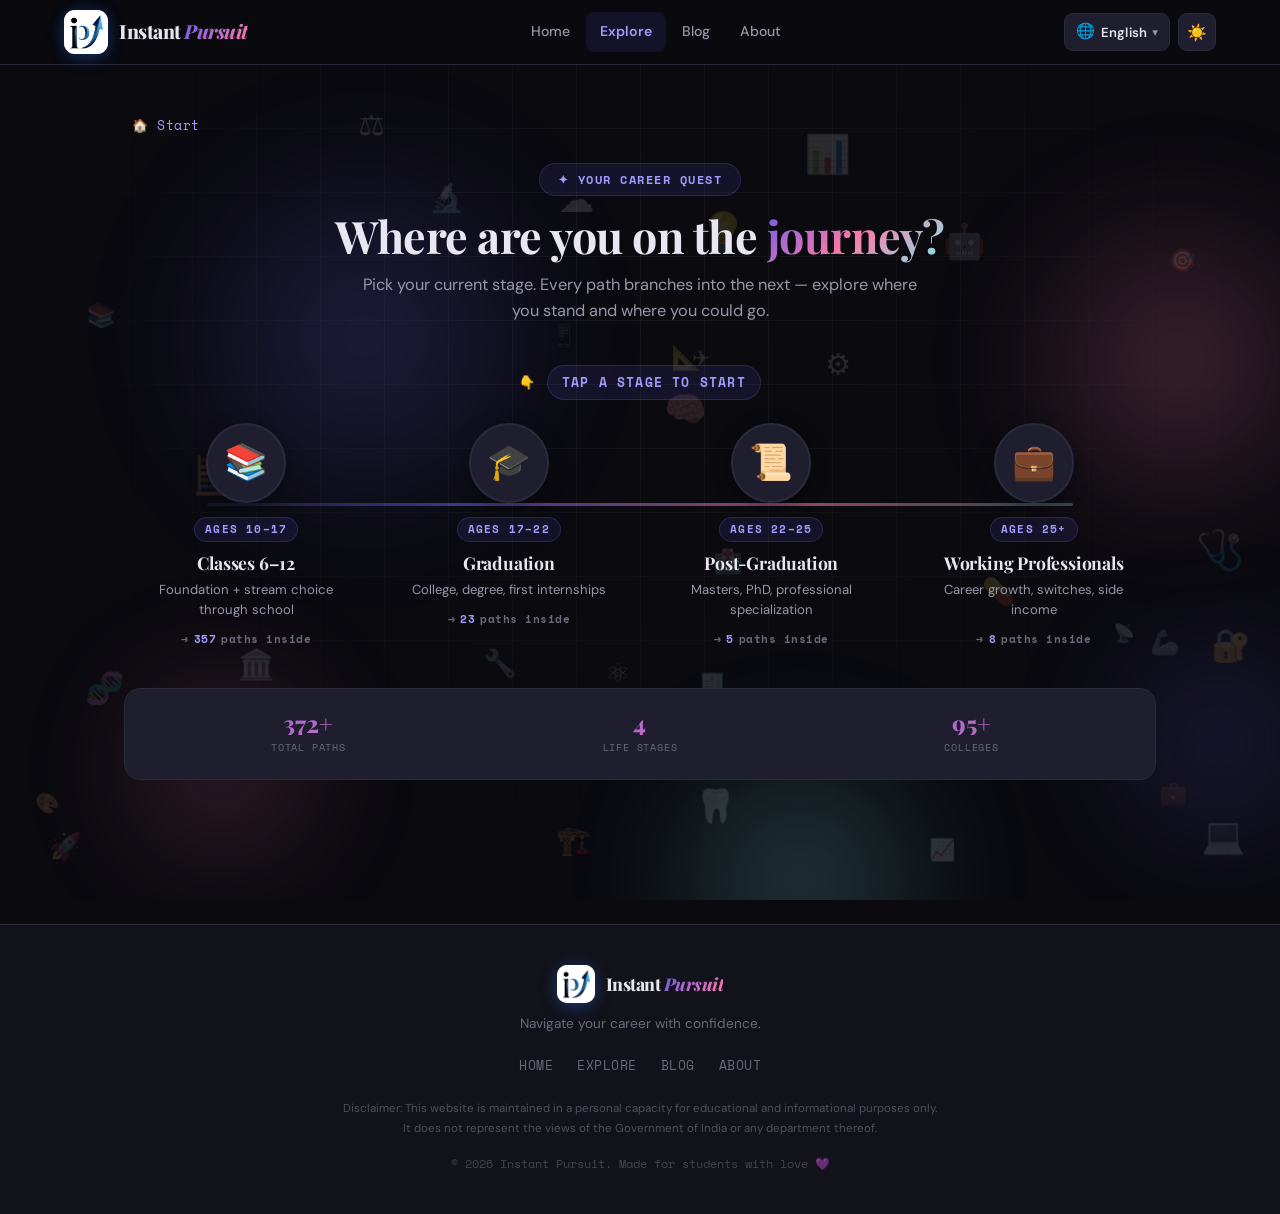
<file: explore.html>
<!DOCTYPE html>
<html lang="en">
<head>
<meta charset="UTF-8">
<meta name="viewport" content="width=device-width, initial-scale=1.0">
<!-- Google tag (gtag.js) -->
<script async src="https://www.googletagmanager.com/gtag/js?id=G-HKYHX1TDZP"></script>
<script>
  window.dataLayer = window.dataLayer || [];
  function gtag(){dataLayer.push(arguments);}
  gtag('js', new Date());
  gtag('config', 'G-HKYHX1TDZP');
</script>
<title>Explore Careers — Instant Pursuit</title>
<link rel="icon" type="image/png" href="assets/logo.png">
<link rel="preconnect" href="https://fonts.googleapis.com">
<link rel="preconnect" href="https://fonts.gstatic.com" crossorigin>
<link href="https://fonts.googleapis.com/css2?family=Playfair+Display:wght@600;700;800;900&family=DM+Sans:wght@400;500;600;700&family=Space+Mono:wght@400;700&display=swap" rel="stylesheet">
<script>window.IPV=(new Date()).toISOString().slice(0,10).replace(/-/g,"");</script>
<script>document.write('<link rel="stylesheet" href="styles.css?v='+IPV+'">');</script>
<script>document.documentElement.setAttribute('data-theme',localStorage.getItem('ip-theme')||'dark')</script>
<script>document.write('<scr'+'ipt src="data.js?v='+IPV+'"></scr'+'ipt>');</script>
<script>document.write('<scr'+'ipt src="share.js?v='+IPV+'"></scr'+'ipt>');</script>
</head>
<body>
<script>document.write('<scr'+'ipt src="bg.js?v='+IPV+'"></scr'+'ipt>');</script>
<script>document.write('<scr'+'ipt src="side-graphics.js?v='+IPV+'"></scr'+'ipt>');</script>

<main style="padding-top:64px">
<section class="ip-section" style="max-width:1080px">
  <div id="explorer"></div>
</section>
</main>

<style>
/* ── Explore root — journey timeline ── */
.journey-hero{text-align:center;margin-bottom:2.5rem;animation:fadeUp .5s ease both}
.journey-hero .ip-eyebrow{margin-bottom:14px}
.journey-hero h1{
  font-family:var(--font-display);font-weight:700;
  font-size:clamp(2rem,4.5vw,2.8rem);
  letter-spacing:-.5px;line-height:1.15;margin-bottom:10px;
}
.journey-hero p{
  color:var(--text2);font-size:1.02rem;max-width:560px;
  margin:0 auto;line-height:1.65;
}

.journey-track{
  display:grid;grid-template-columns:repeat(4,1fr);
  gap:18px;
  position:relative;margin-bottom:2.5rem;
}
.journey-cue{
  display:flex;align-items:center;justify-content:center;gap:10px;
  font-family:var(--font-mono);
  font-size:.8rem;font-weight:700;
  letter-spacing:1.5px;text-transform:uppercase;
  color:var(--accent2);
  margin-bottom:1.4rem;
  animation:fadeUp .5s ease both, cueBob 1.6s ease-in-out infinite;
}
.journey-cue span{
  background:var(--accent-soft);
  border:1px solid var(--accent-med);
  padding:6px 14px;border-radius:20px;
  letter-spacing:1.2px;
}
@keyframes cueBob{
  0%,100%{transform:translateY(0)}
  50%{transform:translateY(4px)}
}
.journey-track::before{
  content:"";position:absolute;
  top:80px;left:8%;right:8%;height:3px;
  background:linear-gradient(90deg,
    rgba(108,92,231,0.2) 0%,
    var(--accent) 30%,
    var(--accent3) 70%,
    rgba(129,236,236,0.5) 100%);
  border-radius:2px;
  z-index:0;
  opacity:.55;
}
.journey-station{
  position:relative;z-index:1;
  display:flex;flex-direction:column;align-items:center;
  text-align:center;cursor:pointer;
  animation:fadeUp .5s ease both;
}
.journey-icon{
  width:80px;height:80px;border-radius:50%;
  background:var(--surface);
  border:2px solid var(--border);
  display:flex;align-items:center;justify-content:center;
  font-size:2.2rem;line-height:1;
  margin-bottom:14px;
  transition:transform .25s,border-color .25s,box-shadow .25s,background .25s;
  position:relative;
  box-shadow:0 4px 18px rgba(0,0,0,0.35);
}
.journey-icon::before{
  content:"";position:absolute;inset:-6px;border-radius:50%;
  background:radial-gradient(circle,rgba(108,92,231,0.3),transparent 70%);
  filter:blur(8px);z-index:-1;opacity:0;transition:opacity .25s;
}
.journey-station:hover .journey-icon{
  transform:translateY(-6px) scale(1.08);
  border-color:var(--accent);
  background:var(--card-hover);
}
.journey-station:hover .journey-icon::before{opacity:1}
.journey-age{
  font-family:var(--font-mono);
  font-size:.66rem;font-weight:700;
  letter-spacing:1.2px;text-transform:uppercase;
  color:var(--accent2);
  background:var(--accent-soft);
  padding:3px 10px;border-radius:20px;
  border:1px solid var(--accent-med);
  margin-bottom:10px;
  display:inline-block;
}
.journey-label{
  font-family:var(--font-display);
  font-weight:700;font-size:1.1rem;
  color:var(--text);line-height:1.25;
  margin-bottom:6px;letter-spacing:-.2px;
}
.journey-desc{
  color:var(--text2);font-size:.82rem;
  line-height:1.5;
  max-width:200px;margin-bottom:10px;
}
.journey-count{
  font-family:var(--font-mono);font-size:.7rem;font-weight:700;
  letter-spacing:.5px;color:var(--text3);
  display:flex;align-items:center;gap:5px;
}
.journey-count strong{
  color:var(--accent2);font-weight:700;
}
.journey-station:hover .journey-count strong{color:var(--accent3)}

/* Quick-stats strip below the timeline */
.journey-stats{
  display:grid;grid-template-columns:repeat(3,1fr);gap:1rem;
  padding:1.4rem 1.6rem;
  background:var(--surface);
  border:1px solid var(--border);
  border-radius:var(--radius-lg);
  margin-bottom:2rem;
}
.journey-stat{text-align:center}
.journey-stat-num{
  font-family:var(--font-display);font-weight:800;
  font-size:1.5rem;
  color:var(--accent);
  background:var(--grad-brand);
  -webkit-background-clip:text;background-clip:text;
  line-height:1;
}
@supports ((-webkit-background-clip:text) or (background-clip:text)){
  .journey-stat-num{ -webkit-text-fill-color:transparent; color:transparent; }
}
.journey-stat-label{
  font-family:var(--font-mono);font-size:.65rem;
  color:var(--text3);letter-spacing:.8px;text-transform:uppercase;
  margin-top:4px;
}

@media(max-width:780px){
  .journey-track{grid-template-columns:1fr;gap:14px}
  .journey-track::before{
    top:8%;bottom:8%;left:40px;right:auto;
    width:3px;height:auto;
    background:linear-gradient(180deg,
      rgba(108,92,231,0.2) 0%,
      var(--accent) 30%,
      var(--accent3) 70%,
      rgba(129,236,236,0.5) 100%);
  }
  .journey-station{flex-direction:row;text-align:left;gap:18px;align-items:flex-start}
  .journey-icon{width:64px;height:64px;font-size:1.8rem;flex-shrink:0;margin-bottom:0}
  .journey-desc{max-width:none;margin-bottom:6px}
  .journey-stats{grid-template-columns:repeat(2,1fr)}
}
</style>

<script>
var careerData = loadData('instantpursuit-career', DEFAULT_CAREER_DATA);
var path = [];

function getNode(p) {
  var node = careerData;
  for (var i = 0; i < p.length; i++) {
    var k = p[i];
    if (node.children && node.children[k]) node = node.children[k];
    else if (node[k]) node = node[k];
    else return null;
    node = resolveLink(node);
  }
  return node;
}

// If a node is a "linked" stub (has linkTo: [...path]), resolve to the live
// source node so its content (info, children) mirrors automatically.
function resolveLink(node, depth) {
  depth = depth || 0;
  if (node && node.linkTo && depth < 10) {
    var src = careerData;
    var ok = true;
    for (var j = 0; j < node.linkTo.length; j++) {
      var key = node.linkTo[j];
      if (src.children && src.children[key]) src = src.children[key];
      else if (src[key]) src = src[key];
      else { ok = false; break; }
    }
    if (ok && src) {
      var resolved = resolveLink(src, depth + 1);
      // Keep the stub's own label/icon if it overrode them, else use source's
      return {
        label: node.label || resolved.label,
        icon: node.icon || resolved.icon,
        description: resolved.description,
        info: resolved.info,
        children: resolved.children
      };
    }
  }
  return node;
}

function navTo(idx) {
  path = path.slice(0, idx);
  syncHash();
  render();
}

function navPush(key) {
  path.push(key);
  syncHash();
  render();
}

function navBack() {
  path.pop();
  syncHash();
  render();
}

function ytVideoId(url) {
  try {
    var u = new URL(url);
    if (u.hostname.indexOf('youtu.be') >= 0) return u.pathname.slice(1).split('/')[0];
    if (u.hostname.indexOf('youtube.com') >= 0 || u.hostname.indexOf('youtube-nocookie.com') >= 0) {
      if (u.pathname === '/watch') return u.searchParams.get('v');
      var parts = u.pathname.split('/').filter(Boolean);
      if (parts[0] === 'embed' || parts[0] === 'shorts' || parts[0] === 'v') return parts[1];
    }
    return null;
  } catch (e) { return null; }
}

function linkMeta(url) {
  try {
    var u = new URL(url);
    var host = u.hostname.replace('www.','');
    var isYT = host.indexOf('youtube.com') >= 0 || host.indexOf('youtu.be') >= 0 || host.indexOf('youtube-nocookie.com') >= 0;
    var vid = isYT ? ytVideoId(url) : null;
    return {
      icon: isYT ? '▶' : '🔗',
      css: isYT ? 'further-link-yt' : 'further-link-web',
      domain: host,
      isYT: isYT,
      videoId: vid,
      thumb: vid ? ('https://img.youtube.com/vi/' + vid + '/mqdefault.jpg') : null
    };
  } catch(e) {
    return { icon: '🔗', css: 'further-link-web', domain: '', isYT: false, videoId: null, thumb: null };
  }
}

function render() {
  var el = document.getElementById('explorer');
  var node = path.length === 0 ? careerData : getNode(path);
  if (!node) { path.pop(); render(); return; }

  var h = '';

  // ── Breadcrumb ──
  h += '<div class="career-breadcrumb">';
  h += '<button onclick="navTo(0)">🏠 Start</button>';
  for (var i = 0; i < path.length; i++) {
    var bn = getNode(path.slice(0, i + 1));
    var bl = bn ? (bn.label || path[i]) : path[i];
    h += '<span class="sep">›</span>';
    if (i < path.length - 1) {
      h += '<button onclick="navTo(' + (i + 1) + ')">' + bl + '</button>';
    } else {
      h += '<button style="color:var(--text);font-weight:600;cursor:default">' + bl + '</button>';
    }
  }
  h += '</div>';

  // ── Title ──
  if (path.length === 0) {
    // Root — journey timeline hero
    h += '<div class="journey-hero">';
    h += '<div class="ip-eyebrow">✦ YOUR CAREER QUEST</div>';
    h += '<h1>Where are you on the <span class="ip-grad-text">journey?</span></h1>';
    h += '<p>Pick your current stage. Every path branches into the next — explore where you stand and where you could go.</p>';
    h += '</div>';
  } else {
    h += '<h1 class="ip-section-title">' + (node.icon || '') + ' ' + node.label + '</h1>';
    if (node.description) h += '<p class="ip-section-sub">' + node.description + '</p>';
  }

  // ── Info panel ──
  var info = node.info;
  if (info) {
    h += '<div class="career-detail-box career-node">';

    if (info.detail) {
      h += '<p class="career-detail-para">' + info.detail + '</p>';
    }

    // State / council badge (for state-level exams)
    if (info.state || info.council) {
      h += '<div style="display:flex;gap:8px;flex-wrap:wrap;margin-bottom:14px">';
      if (info.state) h += '<span class="ip-badge ip-badge-purple" style="font-size:.7rem">📍 ' + info.state + '</span>';
      if (info.council) h += '<span class="ip-badge ip-badge-accent" style="font-size:.7rem">🏛️ ' + info.council + '</span>';
      h += '</div>';
    }

    if (info.tip) {
      h += '<div style="background:var(--cyan-soft);border:1px solid rgba(129,236,236,0.3);border-left:3px solid var(--cyan);border-radius:var(--radius);padding:12px 16px;margin-bottom:16px;font-size:0.9rem">';
      h += '<strong style="color:var(--cyan);font-family:var(--font-mono);font-size:.72rem;letter-spacing:1px;text-transform:uppercase">💡 Pro Tip</strong><br><span style="color:var(--text2)">' + info.tip + '</span></div>';
    }

    // Benefits & Drawbacks
    h += '<div style="display:grid;grid-template-columns:1fr 1fr;gap:12px;margin-bottom:16px">';
    if (info.benefits && info.benefits.length) {
      h += '<div><h4 style="font-family:var(--font-mono);font-size:0.72rem;text-transform:uppercase;letter-spacing:1px;color:var(--green);margin-bottom:8px">✅ Benefits</h4>';
      for (var bi = 0; bi < info.benefits.length; bi++) h += '<div style="font-size:0.88rem;color:var(--text2);padding:3px 0">› ' + info.benefits[bi] + '</div>';
      h += '</div>';
    }
    if (info.drawbacks && info.drawbacks.length) {
      h += '<div><h4 style="font-family:var(--font-mono);font-size:0.72rem;text-transform:uppercase;letter-spacing:1px;color:var(--orange);margin-bottom:8px">⚠️ Drawbacks</h4>';
      for (var di = 0; di < info.drawbacks.length; di++) h += '<div style="font-size:0.88rem;color:var(--text2);padding:3px 0">› ' + info.drawbacks[di] + '</div>';
      h += '</div>';
    }
    h += '</div>';

    // Meta cards
    if (info.topColleges || info.topRecruiters || info.avgCTC) {
      h += '<div class="career-meta-grid">';
      if (info.topColleges) {
        h += '<div class="career-meta-card"><h4>🏫 Top Colleges</h4><ul>';
        for (var ci = 0; ci < info.topColleges.length; ci++) h += '<li>' + info.topColleges[ci] + '</li>';
        h += '</ul></div>';
      }
      if (info.topRecruiters) {
        h += '<div class="career-meta-card"><h4>🏢 Top Recruiters</h4><ul>';
        for (var ri = 0; ri < info.topRecruiters.length; ri++) h += '<li>' + info.topRecruiters[ri] + '</li>';
        h += '</ul></div>';
      }
      if (info.avgCTC) {
        h += '<div class="career-meta-card"><h4>💰 Average CTC</h4><div class="grad-brand-text" style="font-size:1.15rem;font-weight:700;margin-top:4px;font-family:var(--font-display)">' + info.avgCTC + '</div></div>';
      }
      h += '</div>';
    }

    // ── Further Viewing ──
    if (info.furtherLinks && info.furtherLinks.length) {
      h += '<div class="further-links"><h4>📺 Further Viewing</h4>';
      for (var fi = 0; fi < info.furtherLinks.length; fi++) {
        var fl = info.furtherLinks[fi];
        var fm = linkMeta(fl.url);
        if (fm.thumb) {
          // YouTube with thumbnail — wider card
          h += '<a href="' + fl.url + '" target="_blank" rel="noopener" class="further-link further-link-thumb">';
          h += '<div class="further-link-yt-thumb"><img src="' + fm.thumb + '" alt="" loading="lazy"><span class="yt-play">▶</span></div>';
          h += '<div style="flex:1;min-width:0">';
          h += '<div class="further-link-title">' + (fl.title || fl.url) + '</div>';
          h += '<div class="further-link-domain">' + fm.domain + '</div></div>';
          h += '<span style="color:var(--text3);font-size:.75rem">↗</span></a>';
        } else {
          h += '<a href="' + fl.url + '" target="_blank" rel="noopener" class="further-link">';
          h += '<div class="further-link-icon ' + fm.css + '">' + fm.icon + '</div>';
          h += '<div style="flex:1;min-width:0"><div class="further-link-title">' + (fl.title || fl.url) + '</div>';
          h += '<div class="further-link-domain">' + fm.domain + '</div></div>';
          h += '<span style="color:var(--text3);font-size:.75rem">↗</span></a>';
        }
      }
      h += '</div>';
    }

    // ── Share bar ──
    var shareUrl = 'https://instantpursuit.in/explore.html#' + path.join('/');
    h += shareBar(node.label || 'Career Path', shareUrl);

    h += '</div>';
  }

  // ── Children ──
  var children = node.children || (path.length === 0 ? node : {});
  var keys = Object.keys(children);

  if (keys.length > 0 && path.length > 0) {
    // Tree layout with connectors (real divs, not pseudo-elements)
    h += '<h3 style="font-family:var(--font-display);font-weight:600;margin:1.5rem 0 0;font-size:1.1rem">Explore further</h3>';
    h += '<div class="tree-children-wrap">';
    h += '<div class="tree-vline"></div>';
    for (var ki = 0; ki < keys.length; ki++) {
      var k = keys[ki];
      var child = resolveLink(children[k]);
      var hasKids = child.children && Object.keys(child.children).length > 0;
      var cc = hasKids ? Object.keys(child.children).length : 0;
      h += '<div class="tree-child-item career-node" style="animation-delay:' + (ki * 0.06) + 's">';
      h += '<div class="tree-child-hline"></div>';
      h += '<div class="tree-child-dot"></div>';
      h += '<div class="ip-card" onclick="navPush(\'' + k + '\')">';
      h += '<div style="display:flex;align-items:center;gap:10px;margin-bottom:6px">';
      h += '<span style="font-size:1.4rem">' + (child.icon || '📁') + '</span>';
      h += '<span style="font-family:var(--font-display);font-weight:600;font-size:1.02rem">' + child.label + '</span>';
      h += '</div>';
      if (child.info && child.info.tip) {
        h += '<p style="color:var(--text2);font-size:0.84rem;line-height:1.5;margin-bottom:8px">' + child.info.tip + '</p>';
      }
      h += '<div style="display:flex;gap:8px;flex-wrap:wrap">';
      if (child.info && child.info.avgCTC) h += '<span class="ip-badge ip-badge-green">💰 ' + child.info.avgCTC + '</span>';
      if (hasKids) h += '<span class="ip-badge ip-badge-accent">' + cc + ' paths →</span>';
      else h += '<span class="ip-badge ip-badge-purple">🔍 Details</span>';
      h += '</div></div></div>';
    }
    h += '</div>';

  } else if (keys.length > 0 && path.length === 0) {
    // Root level — journey timeline visualization
    var stageMeta = {
      '6-10':       { age: 'Ages 10–17', short: 'Foundation + stream choice through school' },
      'graduation': { age: 'Ages 17–22', short: 'College, degree, first internships' },
      'post-grad':  { age: 'Ages 22–25', short: 'Masters, PhD, professional specialization' },
      'working':    { age: 'Ages 25+',   short: 'Career growth, switches, side income' }
    };

    function countLeaves(n){
      if (!n.children) return 1;
      var ks = Object.keys(n.children);
      if (ks.length === 0) return 1;
      var total = 0;
      for (var i = 0; i < ks.length; i++) total += countLeaves(n.children[ks[i]]);
      return total;
    }

    var totalPaths = 0;
    h += '<div class="journey-cue">👇 <span>Tap a stage to start</span></div>';
    h += '<div class="journey-track">';
    for (var ri2 = 0; ri2 < keys.length; ri2++) {
      var rk = keys[ri2];
      var rc = resolveLink(children[rk]);
      var meta = stageMeta[rk] || { age: '', short: rc.description || '' };
      var leaves = countLeaves(rc);
      totalPaths += leaves;
      var subBranches = rc.children ? Object.keys(rc.children).length : 0;
      h += '<div class="journey-station" onclick="navPush(\'' + rk + '\')" style="animation-delay:' + (ri2 * 0.10) + 's">';
      h += '<div class="journey-icon">' + (rc.icon || '📁') + '</div>';
      h += '<div class="journey-age">' + meta.age + '</div>';
      h += '<div class="journey-label">' + rc.label + '</div>';
      h += '<div class="journey-desc">' + meta.short + '</div>';
      h += '<div class="journey-count">→ <strong>' + leaves + '</strong> paths inside</div>';
      h += '</div>';
    }
    h += '</div>';

    // Quick stats strip
    h += '<div class="journey-stats">';
    h += '<div class="journey-stat"><div class="journey-stat-num">' + totalPaths + '+</div><div class="journey-stat-label">Total Paths</div></div>';
    h += '<div class="journey-stat"><div class="journey-stat-num">' + keys.length + '</div><div class="journey-stat-label">Life Stages</div></div>';
    h += '<div class="journey-stat"><div class="journey-stat-num">100+</div><div class="journey-stat-label">Colleges</div></div>';
    h += '</div>';

  } else if (path.length > 0) {
    h += '<div style="text-align:center;padding:2rem;color:var(--text3)">';
    h += '<div style="font-size:2rem;margin-bottom:8px">🏁</div>';
    h += '<p>This is a leaf career node. More sub-paths will be added soon!</p>';
    h += '<button onclick="navBack()" class="ip-btn ip-btn-outline" style="margin-top:16px">← Go Back</button></div>';
  }

  el.innerHTML = h;
  // Count-up the quick-stats strip the first time it scrolls into view
  var js = el.querySelector('.journey-stats');
  if(js && typeof ipAnimateStats==='function') ipAnimateStats(js, js.querySelectorAll('.journey-stat-num'));
  window.scrollTo({ top: 0, behavior: 'smooth' });
}

function syncHash() {
  if (path.length > 0) {
    window.location.hash = path.join('/');
  } else {
    history.replaceState(null, '', location.pathname);
  }
}

function loadFromHash() {
  var hash = window.location.hash.replace('#', '');
  if (hash) {
    var parts = hash.split('/');
    // Verify the path is valid
    var test = careerData;
    var valid = [];
    for (var i = 0; i < parts.length; i++) {
      if (test.children && test.children[parts[i]]) {
        test = test.children[parts[i]];
        valid.push(parts[i]);
      } else if (test[parts[i]]) {
        test = test[parts[i]];
        valid.push(parts[i]);
      } else {
        break;
      }
    }
    if (valid.length > 0) path = valid;
  }
}

loadFromHash();
render();
</script>
<script>initPage();</script>
</body>
</html>
</file>
<file: styles.css>
/* ═══════════════════════════════════════════
   INSTANT PURSUIT — Shared Styles
   Dark-first, deep-violet, gamified editorial
   Grounded in the Instant Pursuit Design System
   ═══════════════════════════════════════════ */
/* Fonts are loaded via <link> in each HTML head — more reliable than @import. */

*,*::before,*::after{box-sizing:border-box;margin:0;padding:0}

/* ── DARK THEME (canonical / default) ── */
:root, [data-theme="dark"] {
  /* Surfaces */
  --bg:#0a0a0f;
  --bg2:#12121a;
  --bg3:#1a1a26;
  --surface:#1e1e2e;
  --surface2:#252538;

  /* Borders */
  --border:#2a2a3d;
  --border2:#3a3a4d;

  /* Text */
  --text:#e8e6f0;
  --text2:#9896a8;
  --text3:#6b697a;

  /* Brand accents */
  --accent:#6c5ce7;          /* primary violet */
  --accent2:#a29bfe;         /* light violet */
  --accent3:#fd79a8;         /* pink gradient companion */
  --accent-soft:rgba(108,92,231,0.12);
  --accent-med:rgba(108,92,231,0.25);
  --accent-strong:rgba(108,92,231,0.4);

  /* Semantic */
  --green:#00b894;
  --green-soft:rgba(0,184,148,0.1);
  --orange:#fdcb6e;
  --orange-soft:rgba(253,203,110,0.12);
  --red:#e17055;
  --red-soft:rgba(225,112,85,0.12);
  --purple:#a29bfe;
  --purple-soft:rgba(162,155,254,0.12);
  --cyan:#81ecec;
  --cyan-soft:rgba(129,236,236,0.1);

  /* Type — Indic fallbacks render each script properly
     (Latin glyphs still use the primary face; fallback only kicks in per-glyph.
      Assamese uses the Bengali face.) */
  --font-display:'Playfair Display','Noto Serif Devanagari','Noto Sans Bengali','Noto Sans Gujarati','Noto Sans Tamil','Noto Sans Telugu','Noto Sans Kannada','Noto Sans Malayalam',Georgia,serif;
  --font-body:'DM Sans','Noto Sans Devanagari','Noto Sans Bengali','Noto Sans Gujarati','Noto Sans Tamil','Noto Sans Telugu','Noto Sans Kannada','Noto Sans Malayalam',system-ui,sans-serif;
  --font-mono:'Space Mono','Noto Sans Devanagari','Noto Sans Bengali','Noto Sans Gujarati','Noto Sans Tamil','Noto Sans Telugu','Noto Sans Kannada','Noto Sans Malayalam','JetBrains Mono',monospace;

  /* Radii */
  --radius-xs:6px;
  --radius:10px;
  --radius-lg:16px;
  --radius-xl:20px;

  /* Shadows — on dark, the glow shadow does the work */
  --shadow-sm:0 1px 3px rgba(0,0,0,0.3);
  --shadow:0 4px 24px rgba(0,0,0,0.4);
  --shadow-lg:0 12px 40px rgba(0,0,0,0.5);
  --shadow-glow:0 8px 30px rgba(108,92,231,0.28);
  --shadow-cta:0 4px 20px rgba(108,92,231,0.4);
  --shadow-cta-hover:0 6px 30px rgba(108,92,231,0.55);

  /* Gradients */
  --grad-brand:linear-gradient(135deg,#6c5ce7,#fd79a8);
  --grad-headline:linear-gradient(135deg,#6c5ce7,#fd79a8,#81ecec);
  --grad-cta:linear-gradient(135deg,#6c5ce7,#8b5cf6);
  --grad-callout:linear-gradient(135deg,rgba(108,92,231,0.10),rgba(253,121,168,0.05));

  /* Nav blur */
  --nav-bg:rgba(10,10,15,0.92);
  --card-hover:#22223a;
}

/* ── LIGHT THEME (clean alt — violet remains the brand) ── */
[data-theme="light"] {
  --bg:#FAFAFB;
  --bg2:#F2F2F5;
  --bg3:#E8E8EE;
  --surface:#FFFFFF;
  --surface2:#F5F5F8;

  --border:#E4E4EC;
  --border2:#CECEDB;

  --text:#1a1a2e;
  --text2:#555568;
  --text3:#85859a;

  --accent:#6c5ce7;
  --accent2:#5849c4;
  --accent3:#e84a8a;
  --accent-soft:rgba(108,92,231,0.10);
  --accent-med:rgba(108,92,231,0.22);
  --accent-strong:rgba(108,92,231,0.4);

  --green:#00a37d;
  --green-soft:rgba(0,163,125,0.10);
  --orange:#d97706;
  --orange-soft:rgba(217,119,6,0.1);
  --red:#d14a2a;
  --red-soft:rgba(209,74,42,0.1);
  --purple:#7c3aed;
  --purple-soft:rgba(124,58,237,0.1);
  --cyan:#0891B2;
  --cyan-soft:rgba(8,145,178,0.1);

  --shadow-sm:0 1px 3px rgba(20,20,40,0.06);
  --shadow:0 4px 24px rgba(20,20,40,0.08);
  --shadow-lg:0 12px 40px rgba(20,20,40,0.10);
  --shadow-glow:0 8px 30px rgba(108,92,231,0.22);
  --shadow-cta:0 4px 16px rgba(108,92,231,0.35);
  --shadow-cta-hover:0 6px 24px rgba(108,92,231,0.45);

  --nav-bg:rgba(250,250,251,0.88);
  --card-hover:#FFFFFF;
}

html{scroll-behavior:smooth}
body{
  font-family:var(--font-body);
  background:var(--bg);
  color:var(--text);
  line-height:1.65;
  overflow-x:hidden;
  transition:background .3s,color .3s;
  -webkit-font-smoothing:antialiased;
  -moz-osx-font-smoothing:grayscale;
}
body::-webkit-scrollbar{width:8px}
body::-webkit-scrollbar-track{background:var(--bg2)}
body::-webkit-scrollbar-thumb{background:var(--border2);border-radius:4px}
body::-webkit-scrollbar-thumb:hover{background:var(--accent)}
a{color:var(--accent2);text-decoration:none;transition:color .2s}
a:hover{color:var(--accent);text-decoration:underline;text-underline-offset:3px}

/* ── Keyframes ── */
@keyframes fadeUp{from{opacity:0;transform:translateY(24px)}to{opacity:1;transform:translateY(0)}}
@keyframes fadeIn{from{opacity:0}to{opacity:1}}
@keyframes slideDown{from{opacity:0;transform:translateY(-10px)}to{opacity:1;transform:translateY(0)}}
@keyframes nodeAppear{from{opacity:0;transform:scale(0.85)}to{opacity:1;transform:scale(1)}}
@keyframes orbDrift{
  0%,100%{transform:translate(0,0) scale(1)}
  50%{transform:translate(20px,-25px) scale(1.12)}
}

/* ── Selection ── */
::selection{background:var(--accent-med);color:var(--text)}

/* ── Navbar ── */
.ip-nav{
  position:fixed;top:0;left:0;right:0;z-index:1000;
  background:var(--nav-bg);
  backdrop-filter:blur(20px);-webkit-backdrop-filter:blur(20px);
  border-bottom:1px solid var(--border);
  transition:all .3s;
}
.ip-nav-inner{
  max-width:1200px;margin:0 auto;
  display:flex;align-items:center;justify-content:space-between;
  padding:0 1.5rem;height:64px;
}
.ip-nav-logo{
  display:flex;align-items:center;gap:11px;
  text-decoration:none!important;
  line-height:1;
  font-family:var(--font-display);
}
.ip-logo-mark{
  width:44px;height:44px;
  border-radius:11px;
  background:#FFFFFF;
  display:flex;align-items:center;justify-content:center;
  position:relative;flex-shrink:0;
  padding:4px;
  box-shadow:
    0 4px 16px rgba(40,90,200,0.35),
    inset 0 0 0 1px rgba(255,255,255,0.6);
  transition:transform .25s ease,box-shadow .25s ease;
}
.ip-logo-mark::after{
  content:"";position:absolute;inset:-4px;border-radius:14px;
  background:radial-gradient(circle,rgba(60,140,240,0.45),transparent 70%);
  filter:blur(10px);z-index:-1;opacity:.85;
  pointer-events:none;
}
.ip-logo-mark img{
  width:100%;height:100%;
  object-fit:contain;
  display:block;
}
.ip-nav-logo:hover .ip-logo-mark{
  transform:translateY(-2px) rotate(-3deg) scale(1.05);
  box-shadow:0 6px 22px rgba(60,140,240,0.55),inset 0 0 0 1px rgba(255,255,255,0.7);
}

/* Light theme — no white badge needed; logo already has contrast on light bg */
[data-theme="light"] .ip-logo-mark{
  background:transparent;
  box-shadow:none;
  padding:0;
}
[data-theme="light"] .ip-logo-mark::after{
  background:radial-gradient(circle,rgba(60,140,240,0.18),transparent 70%);
}

/* Footer mark slightly smaller */
.ip-footer-logo .ip-logo-mark{width:38px;height:38px;border-radius:10px}
.ip-logo-word{
  display:inline-flex;align-items:baseline;gap:.18em;
  font-family:var(--font-display);
  font-weight:800;font-size:1.22rem;
  letter-spacing:-.5px;line-height:1;
}
.ip-logo-word-1{color:var(--text)}
.ip-logo-word-2{
  color:var(--accent);
  background:var(--grad-brand);
  -webkit-background-clip:text;background-clip:text;
  font-style:italic;
}
@supports ((-webkit-background-clip:text) or (background-clip:text)){
  .ip-logo-word-2{ -webkit-text-fill-color:transparent; color:transparent; }
}
.ip-nav-links{display:flex;align-items:center;gap:2px}
.ip-nav-links a{
  padding:8px 14px;border-radius:8px;
  font-family:var(--font-body);
  font-size:.88rem;font-weight:500;
  color:var(--text2);transition:all .2s;
  text-decoration:none!important;
}
.ip-nav-links a:hover{color:var(--text);background:var(--accent-soft)}
.ip-nav-links a.active{color:var(--accent2);background:var(--accent-soft);font-weight:600}
.ip-nav-right{display:flex;align-items:center;gap:8px}

.theme-toggle{
  width:38px;height:38px;border-radius:9px;
  border:1px solid var(--border);background:var(--surface);
  cursor:pointer;font-size:1rem;
  display:flex;align-items:center;justify-content:center;
  transition:all .2s;color:var(--text);
}
.theme-toggle:hover{border-color:var(--accent);background:var(--accent-soft);transform:translateY(-1px)}

/* ── Language picker (English + Indian languages, powered by Google Translate) ── */
.ip-lang-wrap{position:relative}
.lang-toggle{
  height:38px;padding:0 11px;border-radius:9px;
  border:1px solid var(--border);background:var(--surface);
  display:flex;align-items:center;gap:6px;
  cursor:pointer;transition:all .2s;color:var(--text);
  font-family:var(--font-body);font-size:.82rem;font-weight:600;letter-spacing:.2px;
  white-space:nowrap;
}
.lang-toggle:hover{border-color:var(--accent);background:var(--accent-soft);transform:translateY(-1px)}
.lang-toggle .globe{font-size:.95rem;line-height:1;opacity:.85}
.lang-toggle .lang-caret{font-size:.7rem;opacity:.6;margin-left:-1px}
@media(max-width:480px){ .lang-toggle{padding:0 9px} .lang-toggle .globe{display:none} }

.lang-menu{
  position:absolute;top:calc(100% + 8px);right:0;
  min-width:160px;
  background:var(--surface);
  border:1px solid var(--border);
  border-radius:var(--radius);
  box-shadow:var(--shadow-lg);
  padding:6px;z-index:1200;
  display:none;flex-direction:column;gap:1px;
  animation:fadeUp .16s ease both;
}
.lang-menu[data-open="1"]{display:flex}
.lang-opt{
  text-align:left;border:none;background:none;cursor:pointer;
  padding:9px 12px;border-radius:7px;
  font-family:var(--font-body);font-size:.9rem;font-weight:500;
  color:var(--text2);transition:background .15s,color .15s;
  white-space:nowrap;
}
.lang-opt:hover{background:var(--accent-soft);color:var(--text)}
.lang-opt.active{color:var(--accent2);background:var(--accent-soft);font-weight:700}
.lang-opt.active::after{content:" ✓";color:var(--accent2)}

/* ── Hide Google Translate's injected chrome (banner, tooltip, gadget) ── */
.goog-te-banner-frame,.goog-te-gadget,#goog-gt-tt,.goog-tooltip,.goog-tooltip:hover,.skiptranslate{display:none!important}
#google_translate_element{position:absolute!important;left:-9999px;top:-9999px;height:0;width:0;overflow:hidden}
.goog-text-highlight{background:none!important;box-shadow:none!important;border:none!important}
/* Google forces body{top:40px} for its banner — pin it back */
body{top:0!important;position:static!important}
font[style]{vertical-align:inherit!important}

.ip-hamburger{
  display:none;width:38px;height:38px;border-radius:9px;
  border:1px solid var(--border);background:var(--surface);
  cursor:pointer;flex-direction:column;
  align-items:center;justify-content:center;gap:4px;
}
.ip-hamburger span{display:block;width:18px;height:2px;background:var(--text);border-radius:2px;transition:all .3s}
.ip-mobile-menu{
  display:none;position:fixed;top:64px;left:0;right:0;
  background:var(--surface);border-bottom:1px solid var(--border);
  padding:1rem;z-index:999;
  animation:slideDown .2s ease;
}
.ip-mobile-menu.open{display:block}
.ip-mobile-menu a{
  display:block;padding:12px 16px;border-radius:8px;
  color:var(--text2);font-weight:500;text-decoration:none;
  transition:all .15s;
}
.ip-mobile-menu a:hover,.ip-mobile-menu a.active{color:var(--accent2);background:var(--accent-soft)}

@media(max-width:768px){
  .ip-nav-links{display:none}
  .ip-hamburger{display:flex}
}
@media(max-width:480px){
  .ip-nav-inner{padding:0 1rem}
  .ip-logo-word{font-size:1.02rem}
  .ip-logo-mark{width:38px;height:38px}
  .ip-nav-right{gap:6px}
}
/* Guard against any element forcing horizontal scroll (which on mobile
   pushes fixed nav buttons off-screen, requiring a sideways scroll) */
html{overflow-x:hidden}

/* ── Footer ── */
.ip-footer{
  border-top:1px solid var(--border);
  background:var(--bg2);
  padding:2.5rem 1.5rem;text-align:center;margin-top:4rem;
  position:relative;z-index:1;
}
.ip-footer-logo{
  display:inline-flex;align-items:center;gap:11px;
  margin-bottom:4px;
}
.ip-footer-logo .ip-logo-word{font-size:1.1rem}
.ip-footer-tagline{color:var(--text3);font-size:.85rem;margin-top:6px}
.ip-footer-links{display:flex;justify-content:center;gap:1.5rem;margin-top:1.2rem}
.ip-footer-links a{color:var(--text3);font-size:.82rem;font-family:var(--font-mono);letter-spacing:.5px;text-transform:uppercase}
.ip-footer-links a:hover{color:var(--accent2)}
.ip-footer-disclaimer{color:var(--text3);font-size:.72rem;max-width:600px;margin:1.4rem auto 0;line-height:1.7;opacity:.7}
.ip-footer-copy{color:var(--text3);font-size:.75rem;margin-top:1rem;opacity:.55;font-family:var(--font-mono)}

/* ── Cards ── */
.ip-card{
  background:var(--surface);
  border:1px solid var(--border);
  border-radius:var(--radius-lg);
  padding:1.5rem;
  transition:transform .25s,border-color .25s,box-shadow .25s,background .25s;
  cursor:pointer;
}
.ip-card:hover{
  border-color:var(--accent);
  background:var(--card-hover);
  box-shadow:var(--shadow-glow);
  transform:translateY(-4px) scale(1.015);
}

/* ── Buttons ── */
.ip-btn{
  padding:11px 24px;border-radius:var(--radius);
  border:none;font-family:var(--font-body);
  font-weight:600;font-size:.9rem;
  cursor:pointer;transition:transform .2s,box-shadow .2s,border-color .2s,color .2s,background .2s;
  display:inline-flex;align-items:center;gap:8px;
  text-decoration:none!important;
  line-height:1.2;
}
.ip-btn-primary{
  background:var(--grad-cta);
  color:#fff;
  box-shadow:var(--shadow-cta);
}
.ip-btn-primary:hover{
  box-shadow:var(--shadow-cta-hover);
  transform:translateY(-2px);
  color:#fff;
}
.ip-btn-outline{
  background:transparent;
  border:1px solid var(--border);
  color:var(--text);
}
.ip-btn-outline:hover{
  border-color:var(--accent);
  color:var(--accent2);
  background:var(--accent-soft);
  transform:translateY(-1px);
}

/* ── Badges ── */
.ip-badge{
  display:inline-flex;align-items:center;gap:4px;
  padding:4px 10px;border-radius:20px;
  font-size:.72rem;font-weight:700;
  font-family:var(--font-mono);
  letter-spacing:.5px;
  border:1px solid transparent;
}
.ip-badge-green{background:var(--green-soft);color:var(--green);border-color:rgba(0,184,148,0.25)}
.ip-badge-red{background:var(--red-soft);color:var(--red);border-color:rgba(225,112,85,0.25)}
.ip-badge-orange{background:var(--orange-soft);color:var(--orange);border-color:rgba(253,203,110,0.3)}
.ip-badge-purple{background:var(--purple-soft);color:var(--purple);border-color:rgba(162,155,254,0.25)}
.ip-badge-accent{background:var(--accent-soft);color:var(--accent2);border-color:var(--accent-med)}

/* Eyebrow (Space Mono caps pill) */
.ip-eyebrow{
  display:inline-flex;align-items:center;gap:8px;
  padding:6px 18px;border-radius:20px;
  background:var(--accent-soft);
  border:1px solid var(--accent-med);
  font-family:var(--font-mono);
  font-size:.72rem;font-weight:700;
  letter-spacing:1.5px;text-transform:uppercase;
  color:var(--accent2);
}

/* ── Section helpers ── */
.ip-section{max-width:1100px;margin:0 auto;padding:3rem 1.5rem;position:relative;z-index:1}
.ip-section-title{
  font-family:var(--font-display);
  font-weight:700;
  font-size:clamp(1.9rem,4vw,2.7rem);
  margin-bottom:.5rem;
  letter-spacing:-.5px;
  line-height:1.15;
}
.ip-section-sub{color:var(--text2);font-size:1.05rem;margin-bottom:2rem;line-height:1.7}

/* Gradient-text utility (use on hero punchline only)
   Uses a solid accent color as fallback; only goes transparent
   when background-clip:text is actually supported. */
.ip-grad-text{
  color:var(--accent2);
  background:var(--grad-headline);
  -webkit-background-clip:text;background-clip:text;
}
@supports ((-webkit-background-clip:text) or (background-clip:text)){
  .ip-grad-text{ -webkit-text-fill-color:transparent; color:transparent; }
}

/* Reusable for any inline element that should use the brand gradient */
.grad-brand-text{
  color:var(--accent);
  background:var(--grad-brand);
  -webkit-background-clip:text;background-clip:text;
}
@supports ((-webkit-background-clip:text) or (background-clip:text)){
  .grad-brand-text{ -webkit-text-fill-color:transparent; color:transparent; }
}

.grad-headline-text{
  color:var(--accent2);
  background:var(--grad-headline);
  -webkit-background-clip:text;background-clip:text;
}
@supports ((-webkit-background-clip:text) or (background-clip:text)){
  .grad-headline-text{ -webkit-text-fill-color:transparent; color:transparent; }
}

/* ── Explorer ── */
.career-breadcrumb{
  display:flex;align-items:center;gap:6px;flex-wrap:wrap;
  margin-bottom:1.5rem;font-size:.85rem;
  font-family:var(--font-mono);
}
.career-breadcrumb button{
  background:none;border:none;
  color:var(--accent2);cursor:pointer;
  font-family:var(--font-mono);
  font-size:.8rem;padding:4px 8px;border-radius:6px;
  letter-spacing:.5px;
  transition:background .2s;
}
.career-breadcrumb button:hover{background:var(--accent-soft)}
.career-breadcrumb .sep{color:var(--text3)}
.career-node{animation:nodeAppear .35s ease both}

.career-detail-box{
  background:var(--surface);
  border:1px solid var(--accent-med);
  background-image:var(--grad-callout);
  border-radius:var(--radius-lg);
  padding:1.5rem;margin-bottom:1.5rem;
}
.career-detail-para{color:var(--text2);line-height:1.8;font-size:.95rem;margin-bottom:1rem}
.career-meta-grid{
  display:grid;grid-template-columns:repeat(auto-fit,minmax(240px,1fr));
  gap:1rem;margin-top:1rem;
}
.career-meta-card{
  background:var(--surface);
  border:1px solid var(--border);
  border-radius:var(--radius);
  padding:1rem 1.1rem;
}
.career-meta-card h4{
  font-family:var(--font-mono);
  font-size:.7rem;text-transform:uppercase;letter-spacing:1.2px;
  color:var(--text3);margin-bottom:10px;font-weight:700;
}
.career-meta-card ul{list-style:none;padding:0}
.career-meta-card li{font-size:.85rem;color:var(--text2);padding:3px 0;line-height:1.5}
.career-meta-card li::before{content:'›';color:var(--accent2);margin-right:6px;font-weight:700}

/* Further Viewing links */
.further-links{margin-top:1.2rem;padding-top:1.2rem;border-top:1px solid var(--border)}
.further-links h4{
  font-family:var(--font-mono);
  font-size:.7rem;text-transform:uppercase;letter-spacing:1.2px;
  color:var(--cyan);margin-bottom:12px;font-weight:700;
}
.further-link{
  display:flex;align-items:center;gap:12px;
  padding:10px 14px;border-radius:var(--radius);
  border:1px solid var(--border);
  margin-bottom:8px;transition:all .2s;
  text-decoration:none!important;color:var(--text);
  background:var(--surface);
}
.further-link:hover{
  border-color:var(--accent);
  background:var(--accent-soft);
  transform:translateX(4px);
}
.further-link-icon{
  width:30px;height:30px;border-radius:7px;
  display:flex;align-items:center;justify-content:center;
  font-size:.9rem;flex-shrink:0;
}
.further-link-yt{background:rgba(225,112,85,.16);color:var(--red)}
.further-link-web{background:var(--accent-soft);color:var(--accent2)}
.further-link-title{font-size:.88rem;font-weight:500;flex:1;min-width:0;overflow:hidden;text-overflow:ellipsis;white-space:nowrap}
.further-link-domain{font-size:.7rem;color:var(--text3);font-family:var(--font-mono);margin-top:2px}

/* YouTube thumbnail variant — wider, image on left */
.further-link.further-link-thumb{padding:8px 14px 8px 8px;gap:14px}
.further-link-yt-thumb{
  position:relative;flex-shrink:0;
  width:112px;height:63px; /* 16:9 */
  border-radius:8px;overflow:hidden;
  background:#000;
  box-shadow:0 2px 8px rgba(0,0,0,0.35);
}
.further-link-yt-thumb img{
  width:100%;height:100%;object-fit:cover;display:block;
  transition:transform .25s ease, filter .2s ease;
}
.further-link:hover .further-link-yt-thumb img{transform:scale(1.06);filter:brightness(1.05)}
.further-link-yt-thumb .yt-play{
  position:absolute;left:50%;top:50%;transform:translate(-50%,-50%);
  width:34px;height:34px;border-radius:50%;
  background:rgba(225,68,68,0.92);color:#fff;
  display:flex;align-items:center;justify-content:center;
  font-size:.95rem;
  box-shadow:0 2px 8px rgba(0,0,0,0.5);
  transition:background .2s, transform .2s;
}
.further-link:hover .further-link-yt-thumb .yt-play{background:#ff0000;transform:translate(-50%,-50%) scale(1.08)}

/* Tree connector layout */
.tree-children-wrap{position:relative;margin-left:29px;padding-left:38px;margin-top:14px}
.tree-vline{
  position:absolute;left:0;top:0;bottom:24px;
  width:2px;
  background:linear-gradient(to bottom,var(--accent),var(--accent3));
  opacity:.45;
}
.tree-child-item{position:relative;margin-bottom:18px}
.tree-child-item:last-child{margin-bottom:0}
.tree-child-hline{
  position:absolute;top:28px;left:-38px;width:32px;height:2px;
  background:var(--accent);opacity:.5;
}
.tree-child-dot{
  position:absolute;top:21px;left:-10px;
  width:14px;height:14px;border-radius:50%;
  background:var(--accent);
  border:3px solid var(--bg);
  box-shadow:0 0 0 1px var(--accent),0 0 12px rgba(108,92,231,0.6);
  z-index:2;
}
.tree-child-item .ip-card{margin-bottom:0}

@media(max-width:640px){
  .tree-children-wrap{margin-left:20px;padding-left:30px}
  .tree-child-hline{left:-30px;width:24px}
  .tree-child-dot{left:-8px;width:12px;height:12px}
}

/* ── Blog ── */
.blog-card{
  background:var(--surface);
  border:1px solid var(--border);
  border-radius:var(--radius-lg);
  overflow:hidden;
  transition:transform .25s,border-color .25s,box-shadow .25s;
}
.blog-card:hover{
  border-color:var(--accent);
  box-shadow:var(--shadow-glow);
  transform:translateY(-3px);
}
.blog-card-body{padding:1.5rem}
.blog-card-title{
  font-family:var(--font-display);
  font-weight:700;font-size:1.2rem;
  margin-bottom:8px;line-height:1.35;color:var(--text);
}
.blog-card-excerpt{color:var(--text2);font-size:.9rem;line-height:1.65}
.blog-card-meta{
  display:flex;align-items:center;gap:10px;
  margin-top:14px;font-size:.78rem;color:var(--text3);
  font-family:var(--font-mono);
}
.blog-cover{
  width:100%;height:220px;object-fit:cover;
  border-radius:var(--radius-lg) var(--radius-lg) 0 0;
  display:block;
}

/* Share bar */
.share-bar{
  display:flex;align-items:center;gap:8px;flex-wrap:wrap;
  margin-top:18px;padding-top:18px;
  border-top:1px solid var(--border);
}
.share-bar-label{
  font-family:var(--font-mono);
  font-size:.65rem;text-transform:uppercase;letter-spacing:1.2px;
  color:var(--text3);margin-right:6px;font-weight:700;
}
.share-btn{
  display:inline-flex;align-items:center;gap:6px;
  padding:8px 16px;border-radius:8px;border:none;
  font-family:var(--font-body);font-size:.8rem;font-weight:600;
  cursor:pointer;transition:transform .2s,box-shadow .2s;
  text-decoration:none!important;color:#fff;
}
.share-btn:hover{transform:translateY(-2px);box-shadow:0 4px 14px rgba(0,0,0,.3);text-decoration:none!important}
.share-btn-wa{background:#25D366}
.share-btn-fb{background:#1877F2}
.share-btn-li{background:#0A66C2}
.share-btn-tw{background:#1A1A1A}
[data-theme="light"] .share-btn-tw{background:#000}
.share-btn-copy{background:var(--surface);color:var(--text);border:1px solid var(--border)}
.share-btn-copy:hover{border-color:var(--accent);color:var(--accent2);background:var(--accent-soft)}
.share-btn-copy.copied{background:var(--green-soft);color:var(--green);border-color:var(--green)}

/* ── Utility grids ── */
.grid-2{display:grid;grid-template-columns:repeat(auto-fill,minmax(300px,1fr));gap:1.25rem}
.grid-3{display:grid;grid-template-columns:repeat(auto-fill,minmax(250px,1fr));gap:1rem}
@media(max-width:640px){
  .ip-section{padding:2rem 1rem}
  .career-meta-grid,.grid-2,.grid-3{grid-template-columns:1fr}
}
</file>
